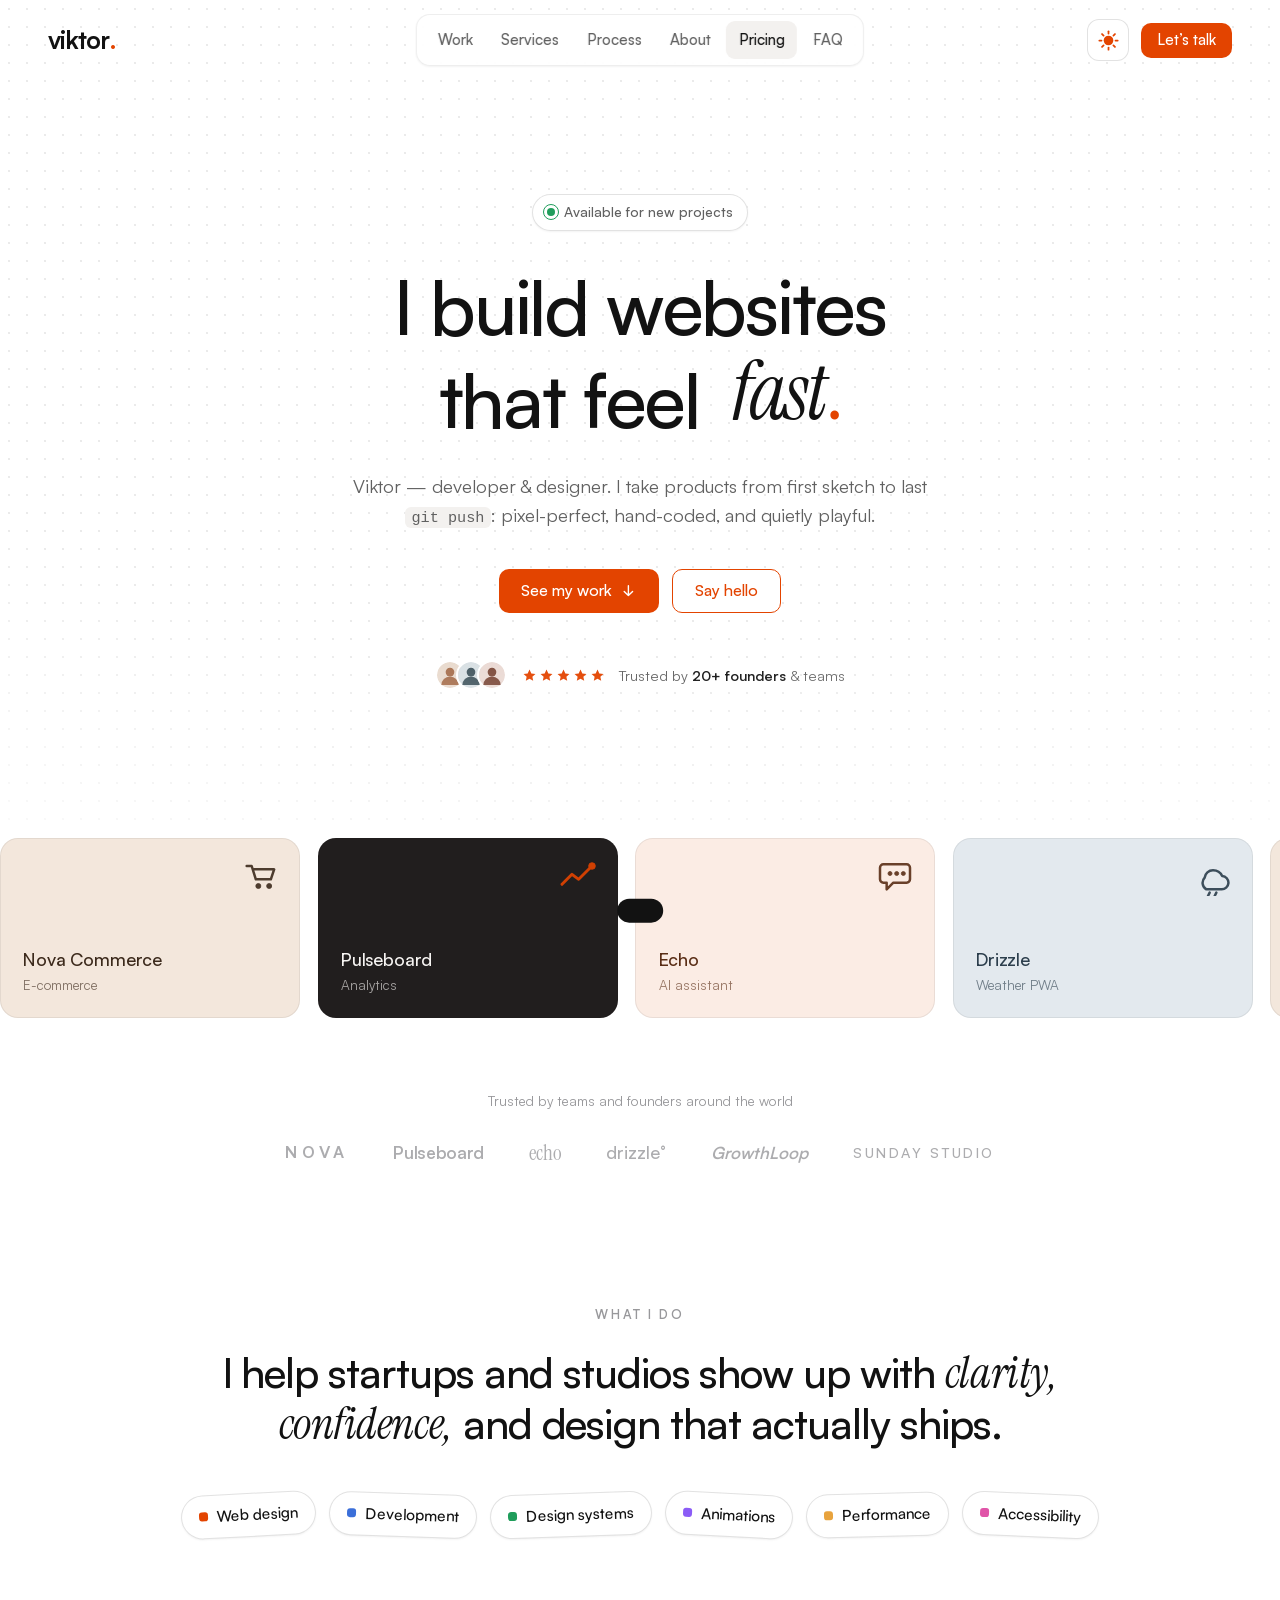
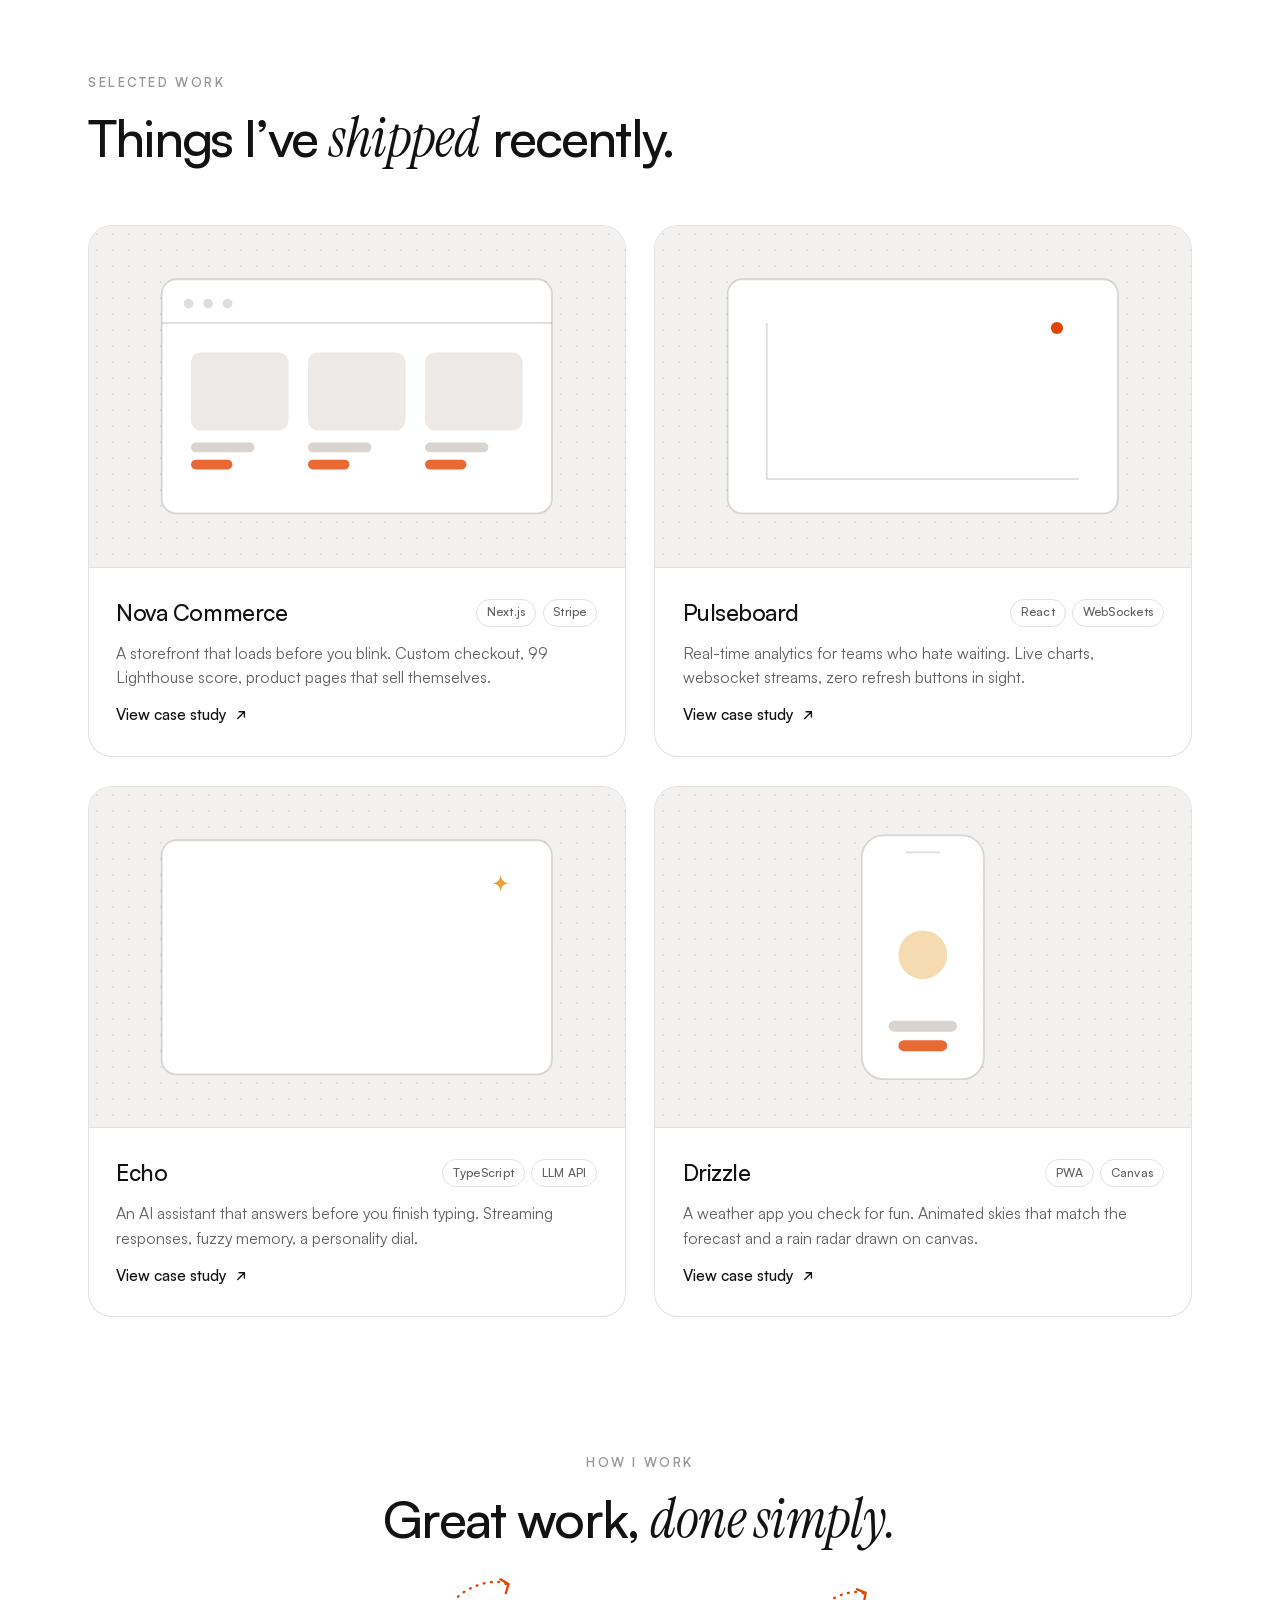
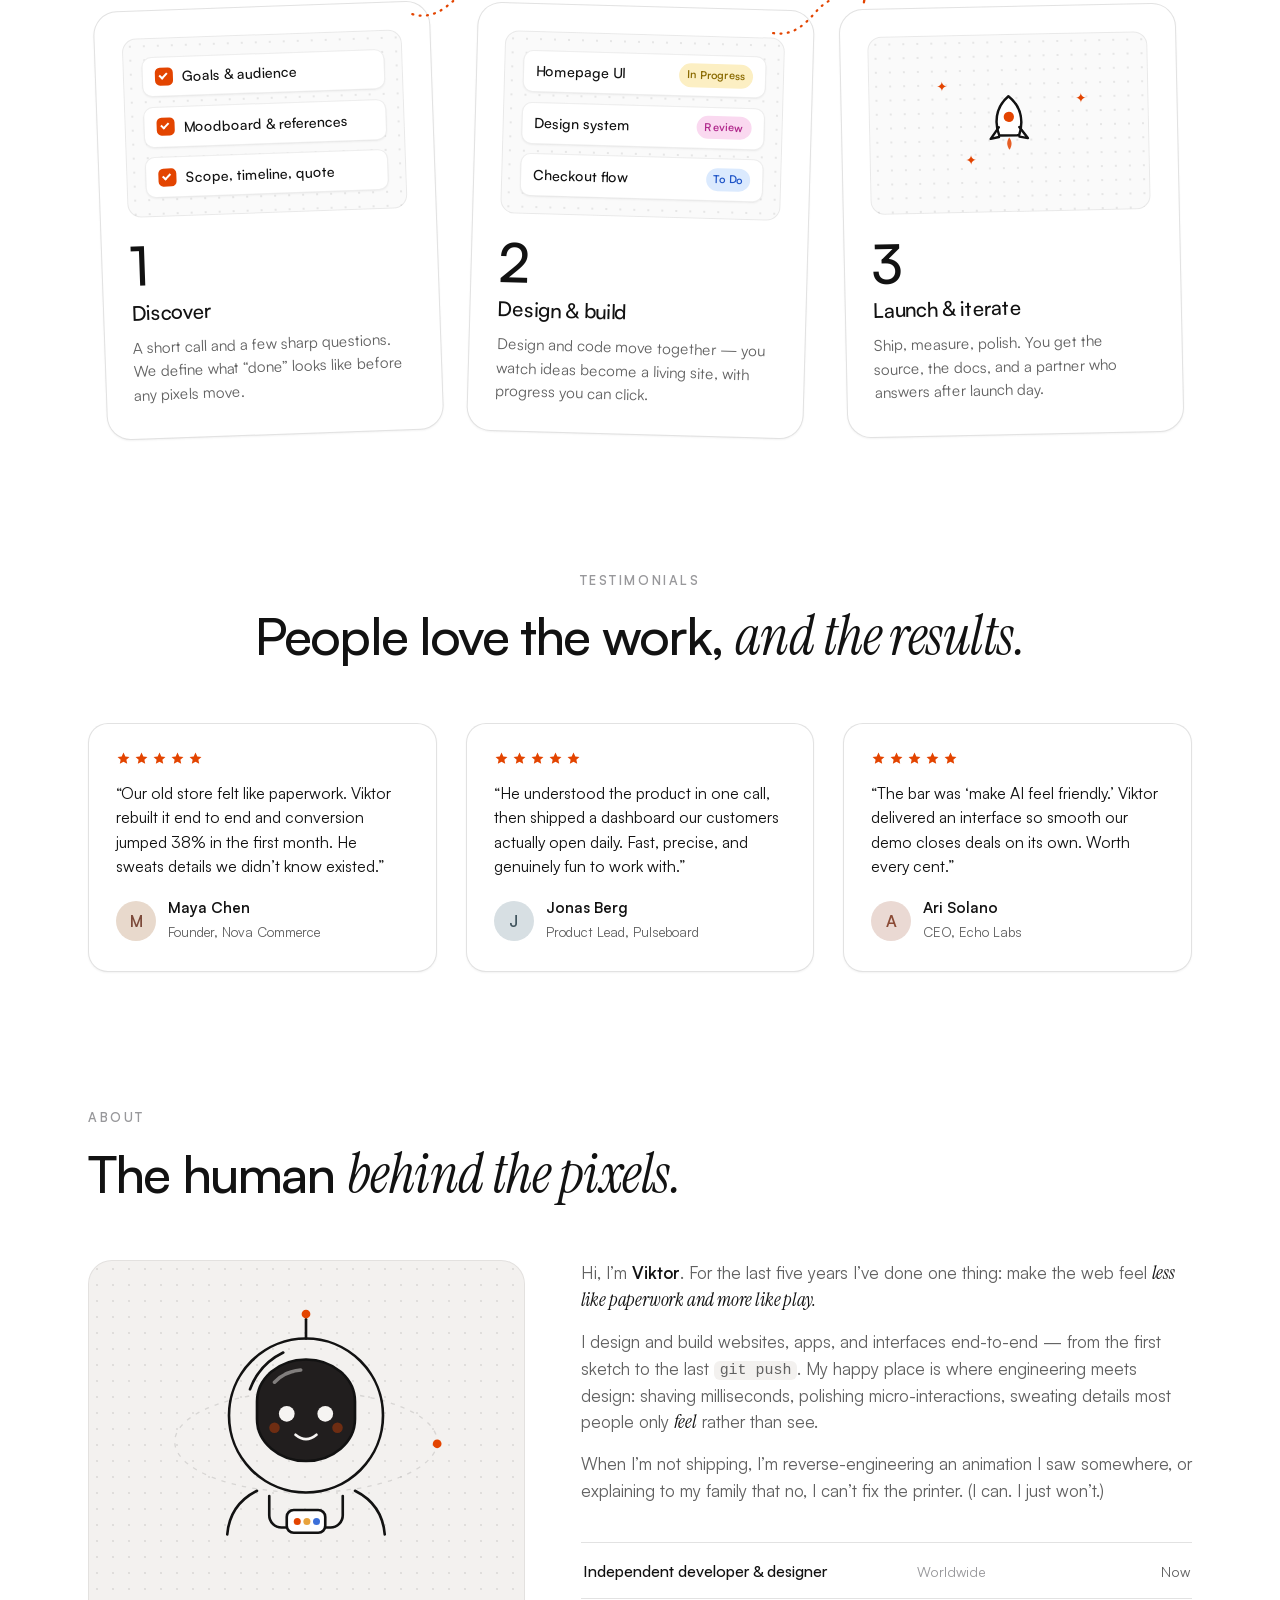
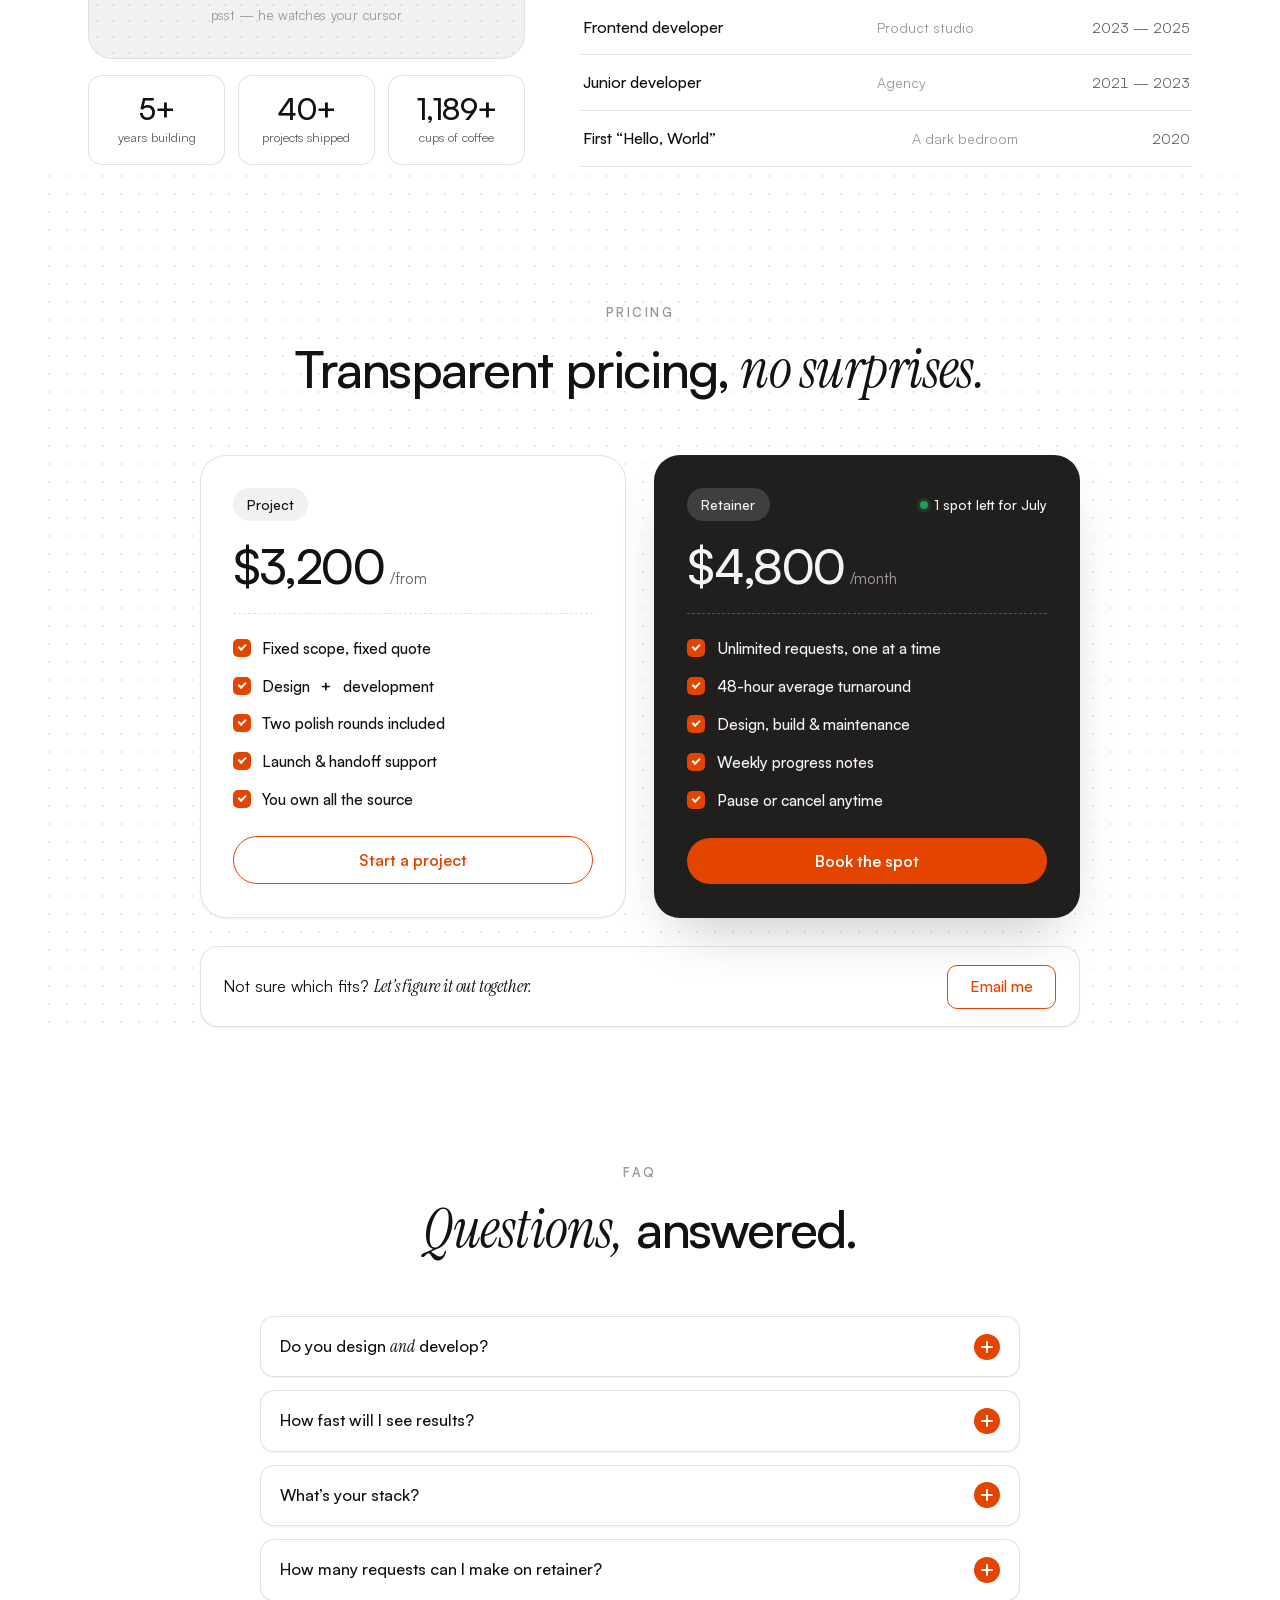
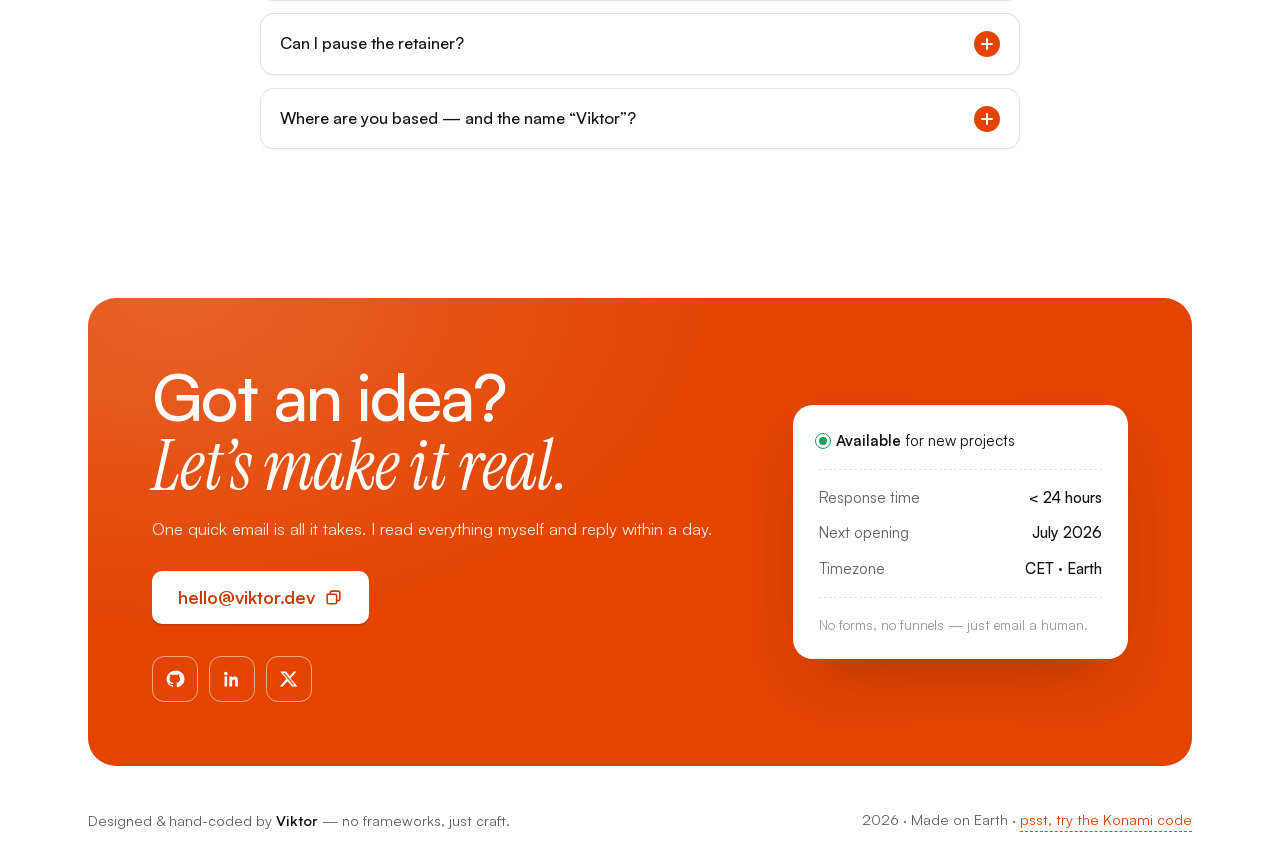
<file: index.html>
<!DOCTYPE html>
<html lang="en" data-theme="light">
<head>
  <meta charset="UTF-8" />
  <meta name="viewport" content="width=device-width, initial-scale=1.0" />
  <title>Viktor · Developer &amp; Designer</title>
  <meta name="description" content="Viktor is a developer & designer crafting fast, hand-built websites and products. Design that ships — no templates, no frameworks, just craft." />
  <meta name="color-scheme" content="light dark" />
  <meta name="theme-color" content="#ffffff" media="(prefers-color-scheme: light)" />
  <meta name="theme-color" content="#161313" media="(prefers-color-scheme: dark)" />

  <!-- Open Graph -->
  <meta property="og:type" content="website" />
  <meta property="og:title" content="Viktor · Developer & Designer" />
  <meta property="og:description" content="Websites that feel alive. Designed and hand-coded end to end — fast, playful, and built to convert." />
  <meta name="twitter:card" content="summary" />
  <meta name="twitter:title" content="Viktor · Developer & Designer" />
  <meta name="twitter:description" content="Websites that feel alive. Designed and hand-coded end to end." />

  <link rel="icon" href="data:image/svg+xml,%3Csvg xmlns='http://www.w3.org/2000/svg' viewBox='0 0 24 24'%3E%3Crect width='24' height='24' rx='6' fill='%23E34400'/%3E%3Cpath d='M6.2 7h3l2.8 7.4L14.8 7h3l-4.4 10.6h-2.8L6.2 7Z' fill='%23fff'/%3E%3C/svg%3E" />

  <!-- Theme + JS flags, before paint to avoid flashes -->
  <script>
    (function () {
      var d = document.documentElement;
      d.classList.add('js');
      try {
        var saved = localStorage.getItem('viktor-theme');
        if (saved === 'day') saved = 'light';
        if (saved === 'night') saved = 'dark';
        var theme = saved || (window.matchMedia('(prefers-color-scheme: dark)').matches ? 'dark' : 'light');
        d.setAttribute('data-theme', theme);
      } catch (e) {}
    })();
  </script>

  <link rel="preload" href="fonts/satoshi.woff2" as="font" type="font/woff2" crossorigin />
  <link rel="preload" href="fonts/instrument-serif-italic.woff2" as="font" type="font/woff2" crossorigin />
  <link rel="stylesheet" href="styles.css" />

  <!-- Structured data -->
  <script type="application/ld+json">
  {
    "@context": "https://schema.org",
    "@type": "Person",
    "name": "Viktor",
    "jobTitle": "Developer & Designer",
    "email": "hello@viktor.dev",
    "description": "Developer & designer crafting fast, hand-built websites and digital products.",
    "knowsAbout": ["JavaScript", "TypeScript", "React", "Node.js", "Web Design", "Accessibility", "Performance"]
  }
  </script>
</head>
<body>
  <a class="skip-link" href="#work">Skip to content</a>

  <!-- Starfield canvas: visible in dark mode, and during warp in any mode -->
  <canvas id="sky" aria-hidden="true"></canvas>

  <!-- ✦ Navigation -->
  <header class="nav" id="nav">
    <div class="nav__inner">
      <a class="nav__logo" href="#top" aria-label="Viktor — back to top">viktor<span class="nav__logo-dot">.</span></a>

      <nav class="nav__bar" id="navLinks" aria-label="Main navigation">
        <a href="#work" class="nav__link" data-section="work">Work</a>
        <a href="#services" class="nav__link" data-section="services">Services</a>
        <a href="#process" class="nav__link" data-section="process">Process</a>
        <a href="#about" class="nav__link" data-section="about">About</a>
        <a href="#pricing" class="nav__link" data-section="pricing">Pricing</a>
        <a href="#faq" class="nav__link" data-section="faq">FAQ</a>
      </nav>

      <div class="nav__actions">
        <button class="theme-toggle" id="themeToggle" aria-label="Switch to dark mode" title="Toggle light / dark">
          <svg viewBox="0 0 24 24" aria-hidden="true">
            <mask id="moon-mask">
              <rect x="0" y="0" width="24" height="24" fill="white"/>
              <circle class="toggle__bite" cx="30" cy="6" r="7" fill="black"/>
            </mask>
            <circle class="toggle__core" cx="12" cy="12" r="5.5" mask="url(#moon-mask)"/>
            <g class="toggle__rays" stroke-linecap="round">
              <line x1="12" y1="1.5"  x2="12" y2="4"/>
              <line x1="12" y1="20"   x2="12" y2="22.5"/>
              <line x1="1.5" y1="12"  x2="4"  y2="12"/>
              <line x1="20"  y1="12"  x2="22.5" y2="12"/>
              <line x1="4.6" y1="4.6" x2="6.4" y2="6.4"/>
              <line x1="17.6" y1="17.6" x2="19.4" y2="19.4"/>
              <line x1="4.6" y1="19.4" x2="6.4" y2="17.6"/>
              <line x1="17.6" y1="6.4" x2="19.4" y2="4.6"/>
            </g>
          </svg>
        </button>

        <a href="#contact" class="btn btn--primary btn--nav" data-magnetic>Let’s talk</a>

        <button class="nav__burger" id="navBurger" aria-label="Open menu" aria-expanded="false" aria-controls="mobileMenu">
          <span></span><span></span>
        </button>
      </div>
    </div>
  </header>

  <!-- Mobile menu overlay -->
  <div class="menu" id="mobileMenu" aria-hidden="true">
    <nav class="menu__links" aria-label="Mobile navigation">
      <a href="#work" class="menu__link" style="--i:0">Work</a>
      <a href="#services" class="menu__link" style="--i:1">Services</a>
      <a href="#process" class="menu__link" style="--i:2">Process</a>
      <a href="#about" class="menu__link" style="--i:3">About</a>
      <a href="#pricing" class="menu__link" style="--i:4">Pricing</a>
      <a href="#faq" class="menu__link" style="--i:5">FAQ</a>
      <a href="#contact" class="menu__link menu__link--accent" style="--i:6">Let’s talk</a>
    </nav>
    <p class="menu__foot" style="--i:7">hello@viktor.dev · responds within 24h</p>
  </div>

  <main id="top">

    <!-- ════════════════════ HERO ════════════════════ -->
    <section class="hero" id="home">
      <div class="hero__inner">
        <p class="hero__badge" data-reveal>
          <span class="status-dot" aria-hidden="true"></span>
          Available for new projects
        </p>

        <h1 class="hero__title">
          <span class="hero__line"><span class="hero__words" data-split>I build websites</span></span>
          <span class="hero__line"><span class="hero__words" data-split>that feel</span>
            <span class="rotator" role="text" aria-label="alive.">
              <span class="rotator__word is-active" aria-hidden="true">alive<span class="rotator__dot">.</span></span>
              <span class="rotator__word" aria-hidden="true">fast<span class="rotator__dot">.</span></span>
              <span class="rotator__word" aria-hidden="true">human<span class="rotator__dot">.</span></span>
              <span class="rotator__word" aria-hidden="true">fun<span class="rotator__dot">.</span></span>
            </span>
          </span>
        </h1>

        <p class="hero__sub" data-reveal data-reveal-delay="450">
          Viktor — developer &amp; designer. I take products from first sketch to
          last <code>git push</code>: pixel-perfect, hand-coded, and quietly playful.
        </p>

        <div class="hero__cta" data-reveal data-reveal-delay="600">
          <a href="#work" class="btn btn--primary" data-magnetic>
            <span>See my work</span>
            <svg viewBox="0 0 24 24" aria-hidden="true"><path d="M12 4v14m0 0 6-6m-6 6-6-6" fill="none" stroke="currentColor" stroke-width="2" stroke-linecap="round" stroke-linejoin="round"/></svg>
          </a>
          <a href="#contact" class="btn btn--outline" data-magnetic>
            <span>Say hello</span>
          </a>
        </div>

        <div class="hero__trust" data-reveal data-reveal-delay="750">
          <span class="hero__avatars" aria-hidden="true">
            <svg viewBox="0 0 36 36"><circle cx="18" cy="18" r="18" fill="#E8D9CC"/><circle cx="18" cy="14" r="6" fill="#A56D4B"/><path d="M6 32a12 12 0 0 1 24 0" fill="#A56D4B"/></svg>
            <svg viewBox="0 0 36 36"><circle cx="18" cy="18" r="18" fill="#D7DFE3"/><circle cx="18" cy="14" r="6" fill="#41555E"/><path d="M6 32a12 12 0 0 1 24 0" fill="#41555E"/></svg>
            <svg viewBox="0 0 36 36"><circle cx="18" cy="18" r="18" fill="#EAD9D3"/><circle cx="18" cy="14" r="6" fill="#7C4A3A"/><path d="M6 32a12 12 0 0 1 24 0" fill="#7C4A3A"/></svg>
          </span>
          <span class="hero__stars" aria-label="Rated five stars by clients">
            <svg viewBox="0 0 24 24" aria-hidden="true"><path d="M12 2.5 14.9 8.6l6.6.8-4.9 4.5 1.3 6.5L12 17.2 6.1 20.4l1.3-6.5L2.5 9.4l6.6-.8Z"/></svg>
            <svg viewBox="0 0 24 24" aria-hidden="true"><path d="M12 2.5 14.9 8.6l6.6.8-4.9 4.5 1.3 6.5L12 17.2 6.1 20.4l1.3-6.5L2.5 9.4l6.6-.8Z"/></svg>
            <svg viewBox="0 0 24 24" aria-hidden="true"><path d="M12 2.5 14.9 8.6l6.6.8-4.9 4.5 1.3 6.5L12 17.2 6.1 20.4l1.3-6.5L2.5 9.4l6.6-.8Z"/></svg>
            <svg viewBox="0 0 24 24" aria-hidden="true"><path d="M12 2.5 14.9 8.6l6.6.8-4.9 4.5 1.3 6.5L12 17.2 6.1 20.4l1.3-6.5L2.5 9.4l6.6-.8Z"/></svg>
            <svg viewBox="0 0 24 24" aria-hidden="true"><path d="M12 2.5 14.9 8.6l6.6.8-4.9 4.5 1.3 6.5L12 17.2 6.1 20.4l1.3-6.5L2.5 9.4l6.6-.8Z"/></svg>
          </span>
          <span class="hero__trust-text">Trusted by <strong>20+ founders</strong> &amp; teams</span>
        </div>
      </div>
    </section>

    <!-- ════════════════════ WORK MARQUEE ════════════════════ -->
    <div class="strip" aria-hidden="true">
      <div class="strip__track">
        <div class="strip__group">
          <a href="#work" class="strip__card strip__card--nova" tabindex="-1">
            <svg viewBox="0 0 48 48"><path d="M8 12h6l5 16h18l4-12H17" fill="none" stroke-width="3" stroke-linecap="round" stroke-linejoin="round"/><circle cx="22" cy="36" r="3"/><circle cx="35" cy="36" r="3"/></svg>
            <span>Nova Commerce</span><em>E-commerce</em>
          </a>
          <a href="#work" class="strip__card strip__card--pulse" tabindex="-1">
            <svg viewBox="0 0 48 48"><path d="M6 34 18 22l8 6L42 12" fill="none" stroke-width="3.5" stroke-linecap="round" stroke-linejoin="round"/><circle cx="42" cy="12" r="4"/></svg>
            <span>Pulseboard</span><em>Analytics</em>
          </a>
          <a href="#work" class="strip__card strip__card--echo" tabindex="-1">
            <svg viewBox="0 0 48 48"><path d="M10 10h28a4 4 0 0 1 4 4v14a4 4 0 0 1-4 4H22l-8 8v-8h-4a4 4 0 0 1-4-4V14a4 4 0 0 1 4-4Z" fill="none" stroke-width="3" stroke-linejoin="round"/><circle cx="18" cy="21" r="2.4"/><circle cx="26" cy="21" r="2.4"/><circle cx="34" cy="21" r="2.4"/></svg>
            <span>Echo</span><em>AI assistant</em>
          </a>
          <a href="#work" class="strip__card strip__card--drizzle" tabindex="-1">
            <svg viewBox="0 0 48 48"><path d="M14 26a10 10 0 0 1 10-9 12 12 0 0 1 11 7 8 8 0 0 1-1 16H16a9 9 0 0 1-2-14Z" fill="none" stroke-width="3" stroke-linejoin="round"/><line x1="20" y1="44" x2="18" y2="48" stroke-width="3" stroke-linecap="round"/><line x1="28" y1="44" x2="26" y2="48" stroke-width="3" stroke-linecap="round"/></svg>
            <span>Drizzle</span><em>Weather PWA</em>
          </a>
        </div>
        <div class="strip__group">
          <a href="#work" class="strip__card strip__card--nova" tabindex="-1">
            <svg viewBox="0 0 48 48"><path d="M8 12h6l5 16h18l4-12H17" fill="none" stroke-width="3" stroke-linecap="round" stroke-linejoin="round"/><circle cx="22" cy="36" r="3"/><circle cx="35" cy="36" r="3"/></svg>
            <span>Nova Commerce</span><em>E-commerce</em>
          </a>
          <a href="#work" class="strip__card strip__card--pulse" tabindex="-1">
            <svg viewBox="0 0 48 48"><path d="M6 34 18 22l8 6L42 12" fill="none" stroke-width="3.5" stroke-linecap="round" stroke-linejoin="round"/><circle cx="42" cy="12" r="4"/></svg>
            <span>Pulseboard</span><em>Analytics</em>
          </a>
          <a href="#work" class="strip__card strip__card--echo" tabindex="-1">
            <svg viewBox="0 0 48 48"><path d="M10 10h28a4 4 0 0 1 4 4v14a4 4 0 0 1-4 4H22l-8 8v-8h-4a4 4 0 0 1-4-4V14a4 4 0 0 1 4-4Z" fill="none" stroke-width="3" stroke-linejoin="round"/><circle cx="18" cy="21" r="2.4"/><circle cx="26" cy="21" r="2.4"/><circle cx="34" cy="21" r="2.4"/></svg>
            <span>Echo</span><em>AI assistant</em>
          </a>
          <a href="#work" class="strip__card strip__card--drizzle" tabindex="-1">
            <svg viewBox="0 0 48 48"><path d="M14 26a10 10 0 0 1 10-9 12 12 0 0 1 11 7 8 8 0 0 1-1 16H16a9 9 0 0 1-2-14Z" fill="none" stroke-width="3" stroke-linejoin="round"/><line x1="20" y1="44" x2="18" y2="48" stroke-width="3" stroke-linecap="round"/><line x1="28" y1="44" x2="26" y2="48" stroke-width="3" stroke-linecap="round"/></svg>
            <span>Drizzle</span><em>Weather PWA</em>
          </a>
        </div>
      </div>
    </div>

    <!-- Trusted-by wordmarks -->
    <section class="logos" aria-label="Trusted by">
      <p class="logos__label" data-reveal>Trusted by teams and founders around the world</p>
      <ul class="logos__row" data-reveal>
        <li class="logos__mark logos__mark--1">NOVA</li>
        <li class="logos__mark logos__mark--2">Pulseboard</li>
        <li class="logos__mark logos__mark--3">echo</li>
        <li class="logos__mark logos__mark--4">drizzle°</li>
        <li class="logos__mark logos__mark--5">GrowthLoop</li>
        <li class="logos__mark logos__mark--6">SUNDAY&nbsp;STUDIO</li>
      </ul>
    </section>

    <!-- ════════════════════ SERVICES INTRO ════════════════════ -->
    <section class="section intro" id="services">
      <p class="eyebrow" data-reveal>What I do</p>
      <h2 class="intro__statement" data-reveal>
        I help startups and studios show up with
        <em>clarity,</em> <em>confidence,</em> and design that
        <span class="intro__strong">actually ships.</span>
      </h2>

      <ul class="tags" data-reveal>
        <li class="tag" style="--tilt:-3deg"><i class="tag__dot tag__dot--orange"></i>Web design</li>
        <li class="tag" style="--tilt:2deg"><i class="tag__dot tag__dot--blue"></i>Development</li>
        <li class="tag" style="--tilt:-2deg"><i class="tag__dot tag__dot--green"></i>Design systems</li>
        <li class="tag" style="--tilt:3deg"><i class="tag__dot tag__dot--purple"></i>Animations</li>
        <li class="tag" style="--tilt:-1.5deg"><i class="tag__dot tag__dot--yellow"></i>Performance</li>
        <li class="tag" style="--tilt:2.5deg"><i class="tag__dot tag__dot--pink"></i>Accessibility</li>
      </ul>
    </section>

    <!-- ════════════════════ WORK ════════════════════ -->
    <section class="section" id="work">
      <header class="section__head" data-reveal>
        <p class="eyebrow">Selected work</p>
        <h2 class="section__title">Things I’ve <em>shipped</em> recently.</h2>
      </header>

      <div class="projects">

        <!-- ── Project 1 ── -->
        <article class="project" data-reveal data-tilt>
          <div class="project__visual" aria-hidden="true">
            <svg class="art art--nova" viewBox="0 0 400 240">
              <rect class="art__window" x="40" y="24" width="320" height="192" rx="12"/>
              <circle class="art__dot" cx="62" cy="44" r="4"/>
              <circle class="art__dot" cx="78" cy="44" r="4"/>
              <circle class="art__dot" cx="94" cy="44" r="4"/>
              <line class="art__line" x1="40" y1="60" x2="360" y2="60"/>
              <g class="nova__item nova__item--1">
                <rect x="64" y="84" width="80" height="64" rx="8" class="art__block"/>
                <rect x="64" y="158" width="52" height="8" rx="4" class="art__bar"/>
                <rect x="64" y="172" width="34" height="8" rx="4" class="art__bar art__bar--accent"/>
              </g>
              <g class="nova__item nova__item--2">
                <rect x="160" y="84" width="80" height="64" rx="8" class="art__block"/>
                <rect x="160" y="158" width="52" height="8" rx="4" class="art__bar"/>
                <rect x="160" y="172" width="34" height="8" rx="4" class="art__bar art__bar--accent"/>
              </g>
              <g class="nova__item nova__item--3">
                <rect x="256" y="84" width="80" height="64" rx="8" class="art__block"/>
                <rect x="256" y="158" width="52" height="8" rx="4" class="art__bar"/>
                <rect x="256" y="172" width="34" height="8" rx="4" class="art__bar art__bar--accent"/>
              </g>
              <g class="nova__cart">
                <path d="M0 6h6l5 16h18l4-12H13" fill="none" stroke-width="2.5" stroke-linecap="round" stroke-linejoin="round"/>
                <circle cx="14" cy="28" r="2.6"/>
                <circle cx="27" cy="28" r="2.6"/>
              </g>
            </svg>
          </div>
          <div class="project__body">
            <div class="project__row">
              <h3 class="project__name">Nova Commerce</h3>
              <ul class="project__tags"><li>Next.js</li><li>Stripe</li></ul>
            </div>
            <p class="project__desc">A storefront that loads before you blink. Custom checkout, 99 Lighthouse score, product pages that sell themselves.</p>
            <a href="#contact" class="project__link">View case study
              <svg viewBox="0 0 24 24" aria-hidden="true"><path d="M7 17 17 7m0 0H9m8 0v8" fill="none" stroke="currentColor" stroke-width="2" stroke-linecap="round" stroke-linejoin="round"/></svg>
            </a>
          </div>
        </article>

        <!-- ── Project 2 ── -->
        <article class="project" data-reveal data-tilt>
          <div class="project__visual" aria-hidden="true">
            <svg class="art art--pulse" viewBox="0 0 400 240">
              <rect class="art__window" x="40" y="24" width="320" height="192" rx="12"/>
              <line class="art__line" x1="72" y1="188" x2="328" y2="188"/>
              <line class="art__line" x1="72" y1="60" x2="72" y2="188"/>
              <rect class="pulse__bar pulse__bar--1" x="100" y="128" width="26" height="60" rx="5"/>
              <rect class="pulse__bar pulse__bar--2" x="150" y="96"  width="26" height="92" rx="5"/>
              <rect class="pulse__bar pulse__bar--3" x="200" y="142" width="26" height="46" rx="5"/>
              <rect class="pulse__bar pulse__bar--4" x="250" y="76"  width="26" height="112" rx="5"/>
              <path class="pulse__line" d="M84 150 L124 120 L168 134 L216 92 L262 108 L310 64" fill="none" stroke-width="3" stroke-linecap="round" stroke-linejoin="round"/>
              <circle class="pulse__ping" cx="310" cy="64" r="5"/>
            </svg>
          </div>
          <div class="project__body">
            <div class="project__row">
              <h3 class="project__name">Pulseboard</h3>
              <ul class="project__tags"><li>React</li><li>WebSockets</li></ul>
            </div>
            <p class="project__desc">Real-time analytics for teams who hate waiting. Live charts, websocket streams, zero refresh buttons in sight.</p>
            <a href="#contact" class="project__link">View case study
              <svg viewBox="0 0 24 24" aria-hidden="true"><path d="M7 17 17 7m0 0H9m8 0v8" fill="none" stroke="currentColor" stroke-width="2" stroke-linecap="round" stroke-linejoin="round"/></svg>
            </a>
          </div>
        </article>

        <!-- ── Project 3 ── -->
        <article class="project" data-reveal data-tilt>
          <div class="project__visual" aria-hidden="true">
            <svg class="art art--echo" viewBox="0 0 400 240">
              <rect class="art__window" x="40" y="24" width="320" height="192" rx="12"/>
              <g class="echo__bubble echo__bubble--in">
                <rect x="68" y="64" width="150" height="40" rx="14" class="art__block"/>
                <rect x="84" y="80" width="70" height="8" rx="4" class="art__bar"/>
              </g>
              <g class="echo__bubble echo__bubble--out">
                <rect x="182" y="120" width="150" height="40" rx="14" class="art__block art__block--accent"/>
                <rect x="198" y="136" width="86" height="8" rx="4" class="art__bar art__bar--onaccent"/>
              </g>
              <g class="echo__typing">
                <rect x="68" y="176" width="74" height="30" rx="12" class="art__block"/>
                <circle class="echo__dotty echo__dotty--1" cx="92"  cy="191" r="4"/>
                <circle class="echo__dotty echo__dotty--2" cx="106" cy="191" r="4"/>
                <circle class="echo__dotty echo__dotty--3" cx="120" cy="191" r="4"/>
              </g>
              <path class="echo__spark" d="M318 52c.6 4.8 2.4 6.6 7.2 7.2-4.8.6-6.6 2.4-7.2 7.2-.6-4.8-2.4-6.6-7.2-7.2 4.8-.6 6.6-2.4 7.2-7.2Z"/>
            </svg>
          </div>
          <div class="project__body">
            <div class="project__row">
              <h3 class="project__name">Echo</h3>
              <ul class="project__tags"><li>TypeScript</li><li>LLM API</li></ul>
            </div>
            <p class="project__desc">An AI assistant that answers before you finish typing. Streaming responses, fuzzy memory, a personality dial.</p>
            <a href="#contact" class="project__link">View case study
              <svg viewBox="0 0 24 24" aria-hidden="true"><path d="M7 17 17 7m0 0H9m8 0v8" fill="none" stroke="currentColor" stroke-width="2" stroke-linecap="round" stroke-linejoin="round"/></svg>
            </a>
          </div>
        </article>

        <!-- ── Project 4 ── -->
        <article class="project" data-reveal data-tilt>
          <div class="project__visual" aria-hidden="true">
            <svg class="art art--drizzle" viewBox="0 0 400 240">
              <rect class="art__window" x="150" y="20" width="100" height="200" rx="18"/>
              <line class="art__line" x1="186" y1="34" x2="214" y2="34"/>
              <g class="drizzle__sun"><circle cx="200" cy="92" r="20"/></g>
              <g class="drizzle__cloud">
                <path d="M176 110a14 14 0 0 1 14-13 17 17 0 0 1 32 5 12 12 0 0 1-2 24h-32a13 13 0 0 1-12-16Z"/>
              </g>
              <g class="drizzle__rain">
                <line class="drop drop--1" x1="182" y1="142" x2="178" y2="154"/>
                <line class="drop drop--2" x1="200" y1="142" x2="196" y2="154"/>
                <line class="drop drop--3" x1="218" y1="142" x2="214" y2="154"/>
              </g>
              <rect x="172" y="172" width="56" height="9" rx="4.5" class="art__bar"/>
              <rect x="180" y="188" width="40" height="9" rx="4.5" class="art__bar art__bar--accent"/>
            </svg>
          </div>
          <div class="project__body">
            <div class="project__row">
              <h3 class="project__name">Drizzle</h3>
              <ul class="project__tags"><li>PWA</li><li>Canvas</li></ul>
            </div>
            <p class="project__desc">A weather app you check for fun. Animated skies that match the forecast and a rain radar drawn on canvas.</p>
            <a href="#contact" class="project__link">View case study
              <svg viewBox="0 0 24 24" aria-hidden="true"><path d="M7 17 17 7m0 0H9m8 0v8" fill="none" stroke="currentColor" stroke-width="2" stroke-linecap="round" stroke-linejoin="round"/></svg>
            </a>
          </div>
        </article>

      </div>
    </section>

    <!-- ════════════════════ PROCESS ════════════════════ -->
    <section class="section" id="process">
      <header class="section__head section__head--center" data-reveal>
        <p class="eyebrow">How I work</p>
        <h2 class="section__title">Great work, <em>done simply.</em></h2>
      </header>

      <div class="process">
        <svg class="process__squiggle process__squiggle--1" viewBox="0 0 120 60" aria-hidden="true">
          <path d="M8 46 C 36 54, 52 30, 64 22 S 100 6, 112 14" fill="none" stroke-width="2.5" stroke-linecap="round" stroke-dasharray="1 7"/>
          <path d="M104 8l9 5-3 10" fill="none" stroke-width="2.5" stroke-linecap="round" stroke-linejoin="round"/>
        </svg>
        <svg class="process__squiggle process__squiggle--2" viewBox="0 0 120 60" aria-hidden="true">
          <path d="M8 14 C 36 6, 52 30, 64 38 S 100 54, 112 46" fill="none" stroke-width="2.5" stroke-linecap="round" stroke-dasharray="1 7"/>
          <path d="M104 52l9-5-3-10" fill="none" stroke-width="2.5" stroke-linecap="round" stroke-linejoin="round"/>
        </svg>

        <article class="step" style="--rot:-2deg" data-reveal>
          <div class="step__panel" aria-hidden="true">
            <div class="step__check"><span class="check"></span>Goals &amp; audience</div>
            <div class="step__check"><span class="check"></span>Moodboard &amp; references</div>
            <div class="step__check"><span class="check"></span>Scope, timeline, quote</div>
          </div>
          <span class="step__num">1</span>
          <h3 class="step__name">Discover</h3>
          <p class="step__desc">A short call and a few sharp questions. We define what “done” looks like before any pixels move.</p>
        </article>

        <article class="step" style="--rot:1.6deg" data-reveal data-reveal-delay="120">
          <div class="step__panel" aria-hidden="true">
            <div class="step__task">Homepage UI <span class="chiplet chiplet--yellow">In Progress</span></div>
            <div class="step__task">Design system <span class="chiplet chiplet--magenta">Review</span></div>
            <div class="step__task">Checkout flow <span class="chiplet chiplet--blue">To Do</span></div>
          </div>
          <span class="step__num">2</span>
          <h3 class="step__name">Design &amp; build</h3>
          <p class="step__desc">Design and code move together — you watch ideas become a living site, with progress you can click.</p>
        </article>

        <article class="step" style="--rot:-1.2deg" data-reveal data-reveal-delay="240">
          <div class="step__panel step__panel--launch" aria-hidden="true">
            <svg class="step__rocket" viewBox="0 0 64 64">
              <path class="step__rocket-body" d="M32 6c8 6.5 12 15.5 12 25 0 4.8-.8 9-2.4 13H22.4A36 36 0 0 1 20 31c0-9.5 4-18.5 12-25Z"/>
              <circle class="step__rocket-window" cx="32" cy="26" r="5"/>
              <path class="step__rocket-fin" d="M22 36l-8 11 8-1.6M42 36l8 11-8-1.6"/>
              <path class="step__rocket-flame" d="M32 46c2.8 3.8 2.8 7.6 0 12-2.8-4.4-2.8-8.2 0-12Z"/>
            </svg>
            <span class="step__spark step__spark--1">✦</span>
            <span class="step__spark step__spark--2">✦</span>
            <span class="step__spark step__spark--3">✦</span>
          </div>
          <span class="step__num">3</span>
          <h3 class="step__name">Launch &amp; iterate</h3>
          <p class="step__desc">Ship, measure, polish. You get the source, the docs, and a partner who answers after launch day.</p>
        </article>
      </div>
    </section>

    <!-- ════════════════════ TESTIMONIALS ════════════════════ -->
    <section class="section" id="testimonials">
      <header class="section__head section__head--center" data-reveal>
        <p class="eyebrow">Testimonials</p>
        <h2 class="section__title">People love the work, <em>and the results.</em></h2>
      </header>

      <div class="quotes">
        <figure class="quote" data-reveal>
          <span class="quote__stars" aria-label="Five stars">
            <svg viewBox="0 0 24 24"><path d="M12 2.5 14.9 8.6l6.6.8-4.9 4.5 1.3 6.5L12 17.2 6.1 20.4l1.3-6.5L2.5 9.4l6.6-.8Z"/></svg>
            <svg viewBox="0 0 24 24"><path d="M12 2.5 14.9 8.6l6.6.8-4.9 4.5 1.3 6.5L12 17.2 6.1 20.4l1.3-6.5L2.5 9.4l6.6-.8Z"/></svg>
            <svg viewBox="0 0 24 24"><path d="M12 2.5 14.9 8.6l6.6.8-4.9 4.5 1.3 6.5L12 17.2 6.1 20.4l1.3-6.5L2.5 9.4l6.6-.8Z"/></svg>
            <svg viewBox="0 0 24 24"><path d="M12 2.5 14.9 8.6l6.6.8-4.9 4.5 1.3 6.5L12 17.2 6.1 20.4l1.3-6.5L2.5 9.4l6.6-.8Z"/></svg>
            <svg viewBox="0 0 24 24"><path d="M12 2.5 14.9 8.6l6.6.8-4.9 4.5 1.3 6.5L12 17.2 6.1 20.4l1.3-6.5L2.5 9.4l6.6-.8Z"/></svg>
          </span>
          <blockquote>“Our old store felt like paperwork. Viktor rebuilt it end to end and conversion jumped 38% in the first month. He sweats details we didn’t know existed.”</blockquote>
          <figcaption>
            <span class="quote__avatar" style="--av:#E8D9CC; --avt:#7C4A3A">M</span>
            <span><strong>Maya Chen</strong><em>Founder, Nova Commerce</em></span>
          </figcaption>
        </figure>

        <figure class="quote" data-reveal data-reveal-delay="120">
          <span class="quote__stars" aria-label="Five stars">
            <svg viewBox="0 0 24 24"><path d="M12 2.5 14.9 8.6l6.6.8-4.9 4.5 1.3 6.5L12 17.2 6.1 20.4l1.3-6.5L2.5 9.4l6.6-.8Z"/></svg>
            <svg viewBox="0 0 24 24"><path d="M12 2.5 14.9 8.6l6.6.8-4.9 4.5 1.3 6.5L12 17.2 6.1 20.4l1.3-6.5L2.5 9.4l6.6-.8Z"/></svg>
            <svg viewBox="0 0 24 24"><path d="M12 2.5 14.9 8.6l6.6.8-4.9 4.5 1.3 6.5L12 17.2 6.1 20.4l1.3-6.5L2.5 9.4l6.6-.8Z"/></svg>
            <svg viewBox="0 0 24 24"><path d="M12 2.5 14.9 8.6l6.6.8-4.9 4.5 1.3 6.5L12 17.2 6.1 20.4l1.3-6.5L2.5 9.4l6.6-.8Z"/></svg>
            <svg viewBox="0 0 24 24"><path d="M12 2.5 14.9 8.6l6.6.8-4.9 4.5 1.3 6.5L12 17.2 6.1 20.4l1.3-6.5L2.5 9.4l6.6-.8Z"/></svg>
          </span>
          <blockquote>“He understood the product in one call, then shipped a dashboard our customers actually open daily. Fast, precise, and genuinely fun to work with.”</blockquote>
          <figcaption>
            <span class="quote__avatar" style="--av:#D7DFE3; --avt:#41555E">J</span>
            <span><strong>Jonas Berg</strong><em>Product Lead, Pulseboard</em></span>
          </figcaption>
        </figure>

        <figure class="quote" data-reveal data-reveal-delay="240">
          <span class="quote__stars" aria-label="Five stars">
            <svg viewBox="0 0 24 24"><path d="M12 2.5 14.9 8.6l6.6.8-4.9 4.5 1.3 6.5L12 17.2 6.1 20.4l1.3-6.5L2.5 9.4l6.6-.8Z"/></svg>
            <svg viewBox="0 0 24 24"><path d="M12 2.5 14.9 8.6l6.6.8-4.9 4.5 1.3 6.5L12 17.2 6.1 20.4l1.3-6.5L2.5 9.4l6.6-.8Z"/></svg>
            <svg viewBox="0 0 24 24"><path d="M12 2.5 14.9 8.6l6.6.8-4.9 4.5 1.3 6.5L12 17.2 6.1 20.4l1.3-6.5L2.5 9.4l6.6-.8Z"/></svg>
            <svg viewBox="0 0 24 24"><path d="M12 2.5 14.9 8.6l6.6.8-4.9 4.5 1.3 6.5L12 17.2 6.1 20.4l1.3-6.5L2.5 9.4l6.6-.8Z"/></svg>
            <svg viewBox="0 0 24 24"><path d="M12 2.5 14.9 8.6l6.6.8-4.9 4.5 1.3 6.5L12 17.2 6.1 20.4l1.3-6.5L2.5 9.4l6.6-.8Z"/></svg>
          </span>
          <blockquote>“The bar was ‘make AI feel friendly.’ Viktor delivered an interface so smooth our demo closes deals on its own. Worth every cent.”</blockquote>
          <figcaption>
            <span class="quote__avatar" style="--av:#EAD9D3; --avt:#8A4A35">A</span>
            <span><strong>Ari Solano</strong><em>CEO, Echo Labs</em></span>
          </figcaption>
        </figure>
      </div>
    </section>

    <!-- ════════════════════ ABOUT ════════════════════ -->
    <section class="section" id="about">
      <header class="section__head" data-reveal>
        <p class="eyebrow">About</p>
        <h2 class="section__title">The human <em>behind the pixels.</em></h2>
      </header>

      <div class="about">
        <div class="about__figure" data-reveal>
          <div class="about__card">
            <!-- ✦ Astronaut: draws itself in, eyes follow your cursor -->
            <svg class="astro" id="astro" viewBox="0 0 320 340" role="img" aria-label="Friendly astronaut illustration whose eyes follow your cursor">
              <g class="astro__float">
                <ellipse class="astro__orbit" cx="160" cy="170" rx="150" ry="58" />
                <g class="astro__moonlet-track"><circle class="astro__moonlet" cx="310" cy="170" r="5"/></g>
                <line class="astro__stroke" x1="160" y1="52" x2="160" y2="30"/>
                <circle class="astro__beacon" cx="160" cy="24" r="5"/>
                <circle class="astro__stroke astro__helmet" cx="160" cy="140" r="88"/>
                <path class="astro__stroke astro__shine" d="M96 110a76 76 0 0 1 38 -42"/>
                <path class="astro__visor" d="M104 124a56 48 0 0 1 112 0v20a56 48 0 0 1-112 0Z"/>
                <path class="astro__stroke astro__visor-glint" d="M124 102a44 36 0 0 1 30-14"/>
                <g class="astro__eyes">
                  <circle class="astro__eye" cx="138" cy="138" r="9"/>
                  <circle class="astro__eye" cx="182" cy="138" r="9"/>
                </g>
                <path class="astro__smile" d="M148 162q12 10 24 0"/>
                <circle class="astro__blush" cx="124" cy="154" r="6"/>
                <circle class="astro__blush" cx="196" cy="154" r="6"/>
                <path class="astro__stroke" d="M104 226c-20 10-32 26-34 50M216 226c20 10 32 26 34 50"/>
                <path class="astro__stroke astro__chest" d="M118 232v22a14 14 0 0 0 14 14h56a14 14 0 0 0 14-14v-22"/>
                <rect class="astro__stroke astro__panel" x="138" y="248" width="44" height="26" rx="8"/>
                <circle class="astro__btn astro__btn--1" cx="150" cy="261" r="4"/>
                <circle class="astro__btn astro__btn--2" cx="161" cy="261" r="4"/>
                <circle class="astro__btn astro__btn--3" cx="172" cy="261" r="4"/>
              </g>
            </svg>
            <p class="about__hint" aria-hidden="true">psst — he watches your cursor</p>
          </div>

          <dl class="stats">
            <div class="stat">
              <dt class="stat__num"><span data-count-to="5">0</span>+</dt>
              <dd class="stat__label">years building</dd>
            </div>
            <div class="stat">
              <dt class="stat__num"><span data-count-to="40">0</span>+</dt>
              <dd class="stat__label">projects shipped</dd>
            </div>
            <div class="stat">
              <dt class="stat__num"><span data-count-to="1200">0</span>+</dt>
              <dd class="stat__label">cups of coffee</dd>
            </div>
          </dl>
        </div>

        <div class="about__text">
          <p data-reveal>Hi, I’m <strong>Viktor</strong>. For the last five years I’ve done one thing:
            make the web feel <em class="serif-accent">less like paperwork and more like play.</em></p>
          <p data-reveal>I design and build websites, apps, and interfaces end-to-end — from the first
            sketch to the last <code>git push</code>. My happy place is where engineering meets design:
            shaving milliseconds, polishing micro-interactions, sweating details most people only
            <em class="serif-accent">feel</em> rather than see.</p>
          <p data-reveal>When I’m not shipping, I’m reverse-engineering an animation I saw somewhere,
            or explaining to my family that no, I can’t fix the printer. <span class="nowrap">(I can. I just won’t.)</span></p>

          <ul class="career" data-reveal>
            <li class="career__row">
              <span class="career__role">Independent developer &amp; designer</span>
              <span class="career__org">Worldwide</span>
              <span class="career__years">Now</span>
            </li>
            <li class="career__row">
              <span class="career__role">Frontend developer</span>
              <span class="career__org">Product studio</span>
              <span class="career__years">2023 — 2025</span>
            </li>
            <li class="career__row">
              <span class="career__role">Junior developer</span>
              <span class="career__org">Agency</span>
              <span class="career__years">2021 — 2023</span>
            </li>
            <li class="career__row">
              <span class="career__role">First “Hello, World”</span>
              <span class="career__org">A dark bedroom</span>
              <span class="career__years">2020</span>
            </li>
          </ul>
        </div>
      </div>
    </section>

    <!-- ════════════════════ PRICING ════════════════════ -->
    <section class="section section--dotted" id="pricing">
      <header class="section__head section__head--center" data-reveal>
        <p class="eyebrow">Pricing</p>
        <h2 class="section__title">Transparent pricing, <em>no surprises.</em></h2>
      </header>

      <div class="plans">
        <article class="plan" data-reveal>
          <span class="plan__chip">Project</span>
          <p class="plan__price"><strong>$3,200</strong><span>/from</span></p>
          <ul class="plan__list">
            <li><span class="check"></span>Fixed scope, fixed quote</li>
            <li><span class="check"></span>Design <strong>+</strong> development</li>
            <li><span class="check"></span>Two polish rounds included</li>
            <li><span class="check"></span>Launch &amp; handoff support</li>
            <li><span class="check"></span>You own all the source</li>
          </ul>
          <a href="#contact" class="btn btn--pill-outline" data-magnetic>Start a project</a>
        </article>

        <article class="plan plan--featured" data-reveal data-reveal-delay="140">
          <div class="plan__top">
            <span class="plan__chip plan__chip--dark">Retainer</span>
            <span class="plan__spots"><i></i>1 spot left for July</span>
          </div>
          <p class="plan__price"><strong>$4,800</strong><span>/month</span></p>
          <ul class="plan__list">
            <li><span class="check"></span>Unlimited requests, one at a time</li>
            <li><span class="check"></span>48-hour average turnaround</li>
            <li><span class="check"></span>Design, build &amp; maintenance</li>
            <li><span class="check"></span>Weekly progress notes</li>
            <li><span class="check"></span>Pause or cancel anytime</li>
          </ul>
          <a href="#contact" class="btn btn--pill-solid" data-magnetic>Book the spot</a>
        </article>
      </div>

      <div class="plans__email" data-reveal>
        <p>Not sure which fits? <span class="serif-accent">Let’s figure it out together.</span></p>
        <button class="btn btn--outline" data-copy-email data-email="hello@viktor.dev">Email me</button>
      </div>
    </section>

    <!-- ════════════════════ FAQ ════════════════════ -->
    <section class="section section--narrow" id="faq">
      <header class="section__head section__head--center" data-reveal>
        <p class="eyebrow">FAQ</p>
        <h2 class="section__title"><em>Questions,</em> answered.</h2>
      </header>

      <div class="faq" data-reveal>
        <details class="faq__item">
          <summary>
            <span>Do you design <i>and</i> develop?</span>
            <span class="faq__icon" aria-hidden="true"></span>
          </summary>
          <p>Yes — that’s the whole point. One person from first sketch to deployed site means nothing gets lost in translation, and the design is never something the code “tries” to match. It just is.</p>
        </details>
        <details class="faq__item">
          <summary>
            <span>How fast will I see results?</span>
            <span class="faq__icon" aria-hidden="true"></span>
          </summary>
          <p>First designs usually land within a week of kickoff. A typical marketing site ships in 3–5 weeks; bigger products in phases. On retainer, requests average a 48-hour turnaround.</p>
        </details>
        <details class="faq__item">
          <summary>
            <span>What’s your stack?</span>
            <span class="faq__icon" aria-hidden="true"></span>
          </summary>
          <p>TypeScript, React/Next.js and Node.js where they earn their keep — and zero-dependency, hand-written HTML/CSS/JS where they don’t. This site is the latter: view source, it’s all there.</p>
        </details>
        <details class="faq__item">
          <summary>
            <span>How many requests can I make on retainer?</span>
            <span class="faq__icon" aria-hidden="true"></span>
          </summary>
          <p>Queue up as many as you like; I work through them one at a time with full focus. Most clients ship 6–10 meaningful pieces a month this way.</p>
        </details>
        <details class="faq__item">
          <summary>
            <span>Can I pause the retainer?</span>
            <span class="faq__icon" aria-hidden="true"></span>
          </summary>
          <p>Anytime. Billing cycles pause with you and unused days roll over. No lock-in, no awkward email required — one click in your dashboard.</p>
        </details>
        <details class="faq__item">
          <summary>
            <span>Where are you based — and the name “Viktor”?</span>
            <span class="faq__icon" aria-hidden="true"></span>
          </summary>
          <p>Earth, CET timezone, fully remote. And yes — just Viktor. Like Madonna, but with more semicolons.</p>
        </details>
      </div>
    </section>

    <!-- ════════════════════ BIG CTA ════════════════════ -->
    <section class="section section--cta" id="contact">
      <div class="cta" data-reveal>
        <div class="cta__body">
          <h2 class="cta__title">Got an idea?<br><em>Let’s make it real.</em></h2>
          <p class="cta__sub">One quick email is all it takes. I read everything myself and reply within a day.</p>
          <div class="cta__actions">
            <button class="btn btn--white" id="copyEmail" data-copy-email data-email="hello@viktor.dev" data-magnetic>
              <span class="btn__label">hello@viktor.dev</span>
              <svg viewBox="0 0 24 24" aria-hidden="true"><path d="M8 8V6a2 2 0 0 1 2-2h8a2 2 0 0 1 2 2v8a2 2 0 0 1-2 2h-2M4 8h10a2 2 0 0 1 2 2v8a2 2 0 0 1-2 2H6a2 2 0 0 1-2-2V8z" fill="none" stroke="currentColor" stroke-width="2" stroke-linecap="round" stroke-linejoin="round"/></svg>
              <span class="visually-hidden">Copy email address</span>
            </button>
          </div>
          <ul class="cta__socials">
            <li><a href="https://github.com/" target="_blank" rel="noopener noreferrer" aria-label="GitHub" data-magnetic>
              <svg viewBox="0 0 24 24" aria-hidden="true"><path d="M12 2a10 10 0 0 0-3.2 19.5c.5.1.7-.2.7-.5v-1.7c-2.8.6-3.4-1.2-3.4-1.2-.4-1.1-1.1-1.4-1.1-1.4-.9-.6.1-.6.1-.6 1 .1 1.5 1 1.5 1 .9 1.5 2.3 1.1 2.9.8.1-.6.3-1.1.6-1.3-2.2-.3-4.6-1.1-4.6-5a3.9 3.9 0 0 1 1-2.7 3.6 3.6 0 0 1 .1-2.7s.8-.3 2.7 1a9.4 9.4 0 0 1 5 0c1.9-1.3 2.7-1 2.7-1 .5 1.4.2 2.4.1 2.7a3.9 3.9 0 0 1 1 2.7c0 3.9-2.4 4.7-4.6 5 .4.3.7.9.7 1.9v2.8c0 .3.2.6.7.5A10 10 0 0 0 12 2Z"/></svg>
            </a></li>
            <li><a href="https://www.linkedin.com/" target="_blank" rel="noopener noreferrer" aria-label="LinkedIn" data-magnetic>
              <svg viewBox="0 0 24 24" aria-hidden="true"><path d="M4.5 3.5A2 2 0 1 1 4.4 7.4a2 2 0 0 1 .1-4ZM3 9h3.1v12H3Zm5.8 0H12v1.6h.1a3.4 3.4 0 0 1 3-1.7c3.3 0 3.9 2.2 3.9 5V21h-3.1v-5.4c0-1.3 0-2.9-1.8-2.9s-2 1.4-2 2.8V21H8.8Z"/></svg>
            </a></li>
            <li><a href="https://x.com/" target="_blank" rel="noopener noreferrer" aria-label="X / Twitter" data-magnetic>
              <svg viewBox="0 0 24 24" aria-hidden="true"><path d="M17.7 3H21l-7.3 8.3L22.2 21h-6.7l-5.2-6.2L4.3 21H1l7.8-8.9L1.5 3h6.9l4.7 5.7Zm-1.2 16h1.9L6.9 4.9H4.9Z"/></svg>
            </a></li>
          </ul>
        </div>

        <aside class="cta__card" aria-label="Availability">
          <p class="cta__card-row cta__card-row--status"><span class="status-dot" aria-hidden="true"></span><span><strong>Available</strong> for new projects</span></p>
          <hr>
          <p class="cta__card-row"><span class="cta__card-k">Response time</span><span class="cta__card-v">&lt; 24 hours</span></p>
          <p class="cta__card-row"><span class="cta__card-k">Next opening</span><span class="cta__card-v">July 2026</span></p>
          <p class="cta__card-row"><span class="cta__card-k">Timezone</span><span class="cta__card-v">CET · Earth</span></p>
          <hr>
          <p class="cta__card-note">No forms, no funnels — just email a human.</p>
        </aside>
      </div>
    </section>
  </main>

  <!-- ════════════════════ FOOTER ════════════════════ -->
  <footer class="footer">
    <p>Designed &amp; hand-coded by <strong>Viktor</strong> — no frameworks, just craft.</p>
    <p class="footer__meta"><span id="year">2026</span> · Made on Earth ·
      <button class="footer__konami" id="konamiHint" title="↑ ↑ ↓ ↓ ← → ← → B A">psst, try the Konami code</button>
    </p>
  </footer>

  <!-- Back to top rocket -->
  <button class="rocket" id="rocket" aria-label="Back to top">
    <svg viewBox="0 0 24 24" aria-hidden="true">
      <path class="rocket__body" d="M12 2c3 2.5 4.5 6 4.5 9.5 0 1.8-.3 3.4-.9 4.9h-7.2c-.6-1.5-.9-3.1-.9-4.9C7.5 8 9 4.5 12 2Z"/>
      <circle class="rocket__porthole" cx="12" cy="9.5" r="1.8"/>
      <path class="rocket__fin" d="M8.4 13.5 5.5 17.5l3-.6M15.6 13.5l2.9 4-3-.6"/>
      <path class="rocket__flame" d="M12 17.5c1 1.4 1 2.8 0 4.5-1-1.7-1-3.1 0-4.5Z"/>
    </svg>
  </button>

  <!-- Toast -->
  <div class="toast" id="toast" role="status" aria-live="polite"></div>

  <!-- Custom cursor (desktop only) -->
  <div class="cursor" aria-hidden="true"><div class="cursor__dot" id="cursorDot"></div><div class="cursor__ring" id="cursorRing"></div></div>

  <script src="script.js" defer></script>
</body>
</html>
</file>
<file: styles.css>
/* ═══════════════════════════════════════════════════════════════
   VIKTOR · portfolio v2
   Hand-written CSS, zero dependencies. Visual language: warm
   editorial minimalism — ink on white, burnt-orange accent,
   Satoshi + Instrument Serif, hairline borders, dot-grid textures.
   Mobile-first; desktop layered on top.
   ═══════════════════════════════════════════════════════════════ */

/* ── 0. Fonts (self-hosted) ───────────────────────────────────── */
@font-face {
  font-family: "Satoshi";
  font-style: normal;
  font-weight: 300 900;
  font-display: swap;
  src: url("fonts/satoshi.woff2") format("woff2");
}
@font-face {
  font-family: "Instrument Serif";
  font-style: normal;
  font-weight: 400;
  font-display: swap;
  src: url("fonts/instrument-serif.woff2") format("woff2");
}
@font-face {
  font-family: "Instrument Serif";
  font-style: italic;
  font-weight: 400;
  font-display: swap;
  src: url("fonts/instrument-serif-italic.woff2") format("woff2");
}

/* ── 1. Design tokens ─────────────────────────────────────────── */
:root {
  /* light (default) */
  --bg: #ffffff;
  --bg-soft: #fafafa;
  --bg-wash: #f3f1ef;
  --ink: #121212;
  --ink-2: #616161;
  --ink-3: #98989b;
  --accent: #e34400;
  --accent-hover: #c43b00;
  --accent-soft: rgba(227, 68, 0, 0.07);
  --dark: #211e1e;
  --on-dark: #f6f4f2;
  --line: rgba(18, 18, 18, 0.12);
  --line-soft: rgba(18, 18, 18, 0.07);
  --dot: rgba(18, 18, 18, 0.085);
  --green: #1f9d5b;
  --gold: #e8a33d;
  --blue: #3b6fd9;

  --chip-blue-bg: #dbeafe;    --chip-blue-tx: #1e54c7;
  --chip-yellow-bg: #fcefc3;  --chip-yellow-tx: #8a6a00;
  --chip-magenta-bg: #fad9f0; --chip-magenta-tx: #b0298c;

  --art-window: #ffffff;
  --art-line: rgba(18, 18, 18, 0.14);
  --art-block: #ece9e6;
  --art-bar: #d9d4cf;

  --shadow-sm: 0 1px 2px rgba(18, 18, 18, 0.05);
  --shadow-md: 0 14px 34px -18px rgba(18, 18, 18, 0.22);
  --shadow-lg: 0 28px 60px -24px rgba(18, 18, 18, 0.28);

  --font: "Satoshi", ui-sans-serif, system-ui, -apple-system, "Segoe UI", Roboto, Helvetica, Arial, sans-serif;
  --serif: "Instrument Serif", Georgia, "Times New Roman", serif;

  --fs-h1: clamp(2.85rem, 8.2vw, 4.75rem);
  --fs-h2: clamp(2.05rem, 4.8vw, 3.25rem);
  --fs-body: 1.0625rem;

  --container: 1200px;
  --gutter: clamp(1.25rem, 4.5vw, 3rem);
  --r-card: 24px;
  --r-md: 14px;
  --r-btn: 10px;
  --nav-h: 80px;

  --ease-out: cubic-bezier(0.22, 0.9, 0.3, 1);
  --ease-spring: cubic-bezier(0.34, 1.56, 0.64, 1);
  --sky-opacity: 0;
}

[data-theme="dark"] {
  --bg: #161313;
  --bg-soft: #1d1a19;
  --bg-wash: #221e1d;
  --ink: #f4f1ed;
  --ink-2: #aaa49e;
  --ink-3: #6e6864;
  --accent: #f04e11;
  --accent-hover: #ff5c1e;
  --accent-soft: rgba(240, 78, 17, 0.10);
  --dark: #0e0c0b;
  --on-dark: #f6f4f2;
  --line: rgba(244, 241, 237, 0.14);
  --line-soft: rgba(244, 241, 237, 0.08);
  --dot: rgba(244, 241, 237, 0.08);

  --chip-blue-bg: #1d2c4f;    --chip-blue-tx: #9db9f5;
  --chip-yellow-bg: #3c3110;  --chip-yellow-tx: #ecd27c;
  --chip-magenta-bg: #43152f; --chip-magenta-tx: #f2a3d8;

  --art-window: #1d1a19;
  --art-line: rgba(244, 241, 237, 0.16);
  --art-block: #2b2624;
  --art-bar: #3a3431;

  --shadow-sm: 0 1px 2px rgba(0, 0, 0, 0.4);
  --shadow-md: 0 14px 34px -18px rgba(0, 0, 0, 0.6);
  --shadow-lg: 0 28px 60px -24px rgba(0, 0, 0, 0.65);

  --sky-opacity: 1;
}

/* ── 2. Base ──────────────────────────────────────────────────── */
*, *::before, *::after { box-sizing: border-box; margin: 0; padding: 0; }

html { scroll-behavior: smooth; }

body {
  font-family: var(--font);
  font-size: var(--fs-body);
  line-height: 1.55;
  color: var(--ink);
  background: var(--bg);
  -webkit-font-smoothing: antialiased;
  text-rendering: optimizeLegibility;
  overflow-x: hidden;
  min-height: 100svh;
}

body.menu-open { overflow: hidden; }

::selection { background: var(--accent); color: #fff; }

:focus-visible { outline: 2px solid var(--accent); outline-offset: 3px; border-radius: 4px; }

@media (pointer: fine) {
  ::-webkit-scrollbar { width: 10px; }
  ::-webkit-scrollbar-track { background: var(--bg); }
  ::-webkit-scrollbar-thumb { background: var(--line); border-radius: 99px; border: 2px solid var(--bg); }
  ::-webkit-scrollbar-thumb:hover { background: var(--accent); }
}

a { color: inherit; text-decoration: none; }
button { font: inherit; color: inherit; background: none; border: none; cursor: pointer; }
ul, ol { list-style: none; }
svg { display: block; }
hr { border: none; border-top: 1px dashed var(--line); }
code {
  font-family: ui-monospace, "SF Mono", "Cascadia Code", Menlo, Consolas, monospace;
  font-size: 0.88em;
  background: var(--bg-wash);
  padding: 0.1em 0.4em;
  border-radius: 6px;
}
strong { font-weight: 600; color: var(--ink); }

.serif-accent, .section__title em, .intro__statement em, .cta__title em, .faq__item summary i {
  font-family: var(--serif);
  font-style: italic;
  font-weight: 400;
  font-size: 1.05em;
  line-height: 0.9;
  letter-spacing: -0.01em;
}

.nowrap { white-space: nowrap; }

.visually-hidden {
  position: absolute; width: 1px; height: 1px;
  clip-path: inset(50%); overflow: hidden; white-space: nowrap;
}

.skip-link {
  position: fixed; top: 10px; left: 10px; z-index: 200;
  padding: 0.6em 1.2em; border-radius: 99px;
  background: var(--accent); color: #fff; font-weight: 600;
  transform: translateY(-300%); transition: transform 0.25s;
}
.skip-link:focus-visible { transform: none; }

/* Theme-switch crossfade (fallback when View Transitions unsupported) */
html.theme-anim body,
html.theme-anim .nav__bar,
html.theme-anim .project,
html.theme-anim .step,
html.theme-anim .quote,
html.theme-anim .plan,
html.theme-anim .btn,
html.theme-anim .menu {
  transition: background-color 0.55s ease, color 0.55s ease, border-color 0.55s ease;
}
::view-transition-old(root), ::view-transition-new(root) { animation: none; mix-blend-mode: normal; }

/* ── 3. Starfield canvas (dark mode + warp egg) ───────────────── */
#sky {
  position: fixed; inset: 0; z-index: -1;
  width: 100%; height: 100%;
  opacity: var(--sky-opacity);
  transition: opacity 0.6s ease;
  pointer-events: none;
}
html.warping #sky { opacity: 1; }

/* ── 4. Dot-grid texture helper ───────────────────────────────── */
.section--dotted, .hero {
  background-image: radial-gradient(var(--dot) 1px, transparent 1.5px);
  background-size: 18px 18px;
}
.hero {
  -webkit-mask-image: radial-gradient(120% 90% at 50% 30%, #000 55%, transparent 100%);
  mask-image: radial-gradient(120% 90% at 50% 30%, #000 55%, transparent 100%);
}

/* ── 5. Navigation ────────────────────────────────────────────── */
.nav {
  position: fixed; top: 0; left: 0; right: 0; z-index: 60;
  height: var(--nav-h);
  transition: transform 0.4s var(--ease-out), background-color 0.3s, box-shadow 0.3s;
}
.nav--scrolled {
  background: color-mix(in srgb, var(--bg) 82%, transparent);
  -webkit-backdrop-filter: blur(14px);
  backdrop-filter: blur(14px);
  box-shadow: 0 1px 0 var(--line-soft);
}
.nav--hidden { transform: translateY(-110%); }
.nav__inner {
  position: relative;
  max-width: 1380px; height: 100%;
  margin-inline: auto;
  padding-inline: var(--gutter);
  display: flex; align-items: center; justify-content: space-between;
}

.nav__logo {
  font-size: 1.55rem; font-weight: 700; letter-spacing: -0.04em; line-height: 1;
  color: var(--ink);
}
.nav__logo-dot { color: var(--accent); transition: transform 0.4s var(--ease-spring); display: inline-block; }
.nav__logo:hover .nav__logo-dot { transform: scale(1.5); }

.nav__bar {
  position: absolute; left: 50%; transform: translateX(-50%);
  display: none; align-items: center; gap: 0.15rem;
  padding: 0.35rem 0.5rem;
  background: color-mix(in srgb, var(--bg) 86%, transparent);
  -webkit-backdrop-filter: blur(14px);
  backdrop-filter: blur(14px);
  border: 1px solid var(--line-soft);
  border-radius: 14px;
  box-shadow: var(--shadow-sm);
}
.nav__link {
  font-size: 0.94rem; font-weight: 500;
  color: var(--ink-2);
  padding: 0.5em 0.85em; border-radius: 9px;
  transition: color 0.25s, background-color 0.25s;
}
.nav__link:hover { color: var(--ink); }
.nav__link.is-active { color: var(--ink); background: var(--bg-wash); }

.nav__actions { display: flex; align-items: center; gap: 0.7rem; }

/* theme toggle: sun ⇆ moon morph */
.theme-toggle {
  width: 42px; height: 42px; border-radius: 12px;
  display: grid; place-items: center;
  border: 1px solid var(--line);
  background: var(--bg);
  transition: border-color 0.25s, background-color 0.25s, transform 0.2s;
}
.theme-toggle:hover { border-color: var(--accent); transform: rotate(12deg); }
.theme-toggle svg { width: 21px; height: 21px; overflow: visible; }
.toggle__core { fill: var(--accent); transition: transform 0.5s var(--ease-spring), fill 0.4s; transform-origin: center; }
.toggle__rays { stroke: var(--accent); stroke-width: 2; transition: transform 0.5s var(--ease-out), opacity 0.4s; transform-origin: center; }
.toggle__bite { transition: transform 0.5s var(--ease-spring); }
[data-theme="dark"] .toggle__core { transform: scale(1.55); }
[data-theme="dark"] .toggle__rays { transform: scale(0.4) rotate(45deg); opacity: 0; }
[data-theme="dark"] .toggle__bite { transform: translate(-13px, 4px); }

/* burger */
.nav__burger {
  position: relative; width: 42px; height: 42px;
  border: 1px solid var(--line); border-radius: 12px;
  background: var(--bg);
}
.nav__burger span {
  position: absolute; left: 12px; right: 12px; height: 2px;
  background: var(--ink); border-radius: 2px;
  transition: transform 0.35s var(--ease-spring), top 0.35s;
}
.nav__burger span:nth-child(1) { top: 16px; }
.nav__burger span:nth-child(2) { top: 24px; }
.nav__burger[aria-expanded="true"] span:nth-child(1) { top: 20px; transform: rotate(45deg); }
.nav__burger[aria-expanded="true"] span:nth-child(2) { top: 20px; transform: rotate(-45deg); }

/* mobile menu */
.menu {
  position: fixed; inset: 0; z-index: 55;
  display: flex; flex-direction: column; justify-content: center;
  padding: var(--gutter);
  background: color-mix(in srgb, var(--bg) 92%, transparent);
  -webkit-backdrop-filter: blur(22px);
  backdrop-filter: blur(22px);
  opacity: 0; visibility: hidden;
  transition: opacity 0.35s ease, visibility 0s linear 0.35s;
}
.menu.is-open { opacity: 1; visibility: visible; transition-delay: 0s; }
.menu__links { display: flex; flex-direction: column; gap: 0.3rem; }
.menu__link {
  font-size: clamp(1.9rem, 8.5vw, 2.9rem); font-weight: 500; letter-spacing: -0.03em; line-height: 1.3;
  opacity: 0; transform: translateY(26px);
  transition: opacity 0.45s var(--ease-out), transform 0.45s var(--ease-out), color 0.2s;
}
.menu__link:hover { color: var(--accent); }
.menu__link--accent { color: var(--accent); font-family: var(--serif); font-style: italic; font-weight: 400; }
.menu.is-open .menu__link,
.menu.is-open .menu__foot { opacity: 1; transform: none; transition-delay: calc(0.055s * var(--i) + 0.08s); }
.menu__foot {
  margin-top: 2.6rem; color: var(--ink-2); font-size: 0.95rem;
  opacity: 0; transform: translateY(26px);
  transition: opacity 0.45s var(--ease-out), transform 0.45s var(--ease-out);
}

/* ── 6. Buttons ───────────────────────────────────────────────── */
.btn {
  position: relative; display: inline-flex; align-items: center; justify-content: center; gap: 0.5em;
  padding: 0.82em 1.4em; border-radius: var(--r-btn);
  font-weight: 500; font-size: 0.99rem; line-height: 1;
  transition: transform 0.2s var(--ease-out), box-shadow 0.3s, border-color 0.3s,
              background-color 0.3s, color 0.3s;
  will-change: transform;
}
.btn svg { width: 1.06em; height: 1.06em; }

.btn--primary { background: var(--accent); color: #fff; }
.btn--primary:hover { background: var(--accent-hover); box-shadow: 0 10px 26px -10px var(--accent); }
.btn--primary svg { transition: transform 0.3s var(--ease-spring); }
.btn--primary:hover svg { transform: translateY(2px); }

.btn--outline { border: 1px solid var(--accent); color: var(--accent); background: var(--bg); }
.btn--outline:hover { background: var(--accent-soft); }

.btn--white { background: #fff; color: #c43b00; font-weight: 600; box-shadow: 0 2px 0 rgba(0, 0, 0, 0.12); }
.btn--white:hover { transform: translateY(-2px); box-shadow: 0 10px 26px -8px rgba(0, 0, 0, 0.35); }

.btn--nav { padding: 0.68em 1.1em; font-size: 0.92rem; }

.btn--pill-solid, .btn--pill-outline {
  width: 100%; border-radius: 99px; padding: 0.95em 1.4em; font-weight: 600; font-size: 1rem;
}
.btn--pill-solid { background: var(--accent); color: #fff; }
.btn--pill-solid:hover { background: var(--accent-hover); box-shadow: 0 12px 30px -10px rgba(227, 68, 0, 0.55); }
.btn--pill-outline { border: 1px solid var(--accent); color: var(--accent); background: transparent; }
.btn--pill-outline:hover { background: var(--accent-soft); }

/* ── 7. Shared section bits ───────────────────────────────────── */
main { display: block; }
.section {
  max-width: var(--container);
  margin-inline: auto;
  padding: clamp(4.5rem, 11vw, 8.5rem) var(--gutter) 0;
  scroll-margin-top: calc(var(--nav-h) - 14px);
}
.section__head { margin-bottom: clamp(2.2rem, 6vw, 3.8rem); }
.section__head--center { text-align: center; }
.eyebrow {
  font-size: 0.8rem; font-weight: 600;
  letter-spacing: 0.2em; text-transform: uppercase;
  color: var(--ink-3);
  margin-bottom: 1.1rem;
}
.section__title {
  font-size: var(--fs-h2); font-weight: 500;
  line-height: 1.04; letter-spacing: -0.035em;
}

/* ── 8. Hero ──────────────────────────────────────────────────── */
.hero {
  position: relative;
  min-height: max(92svh, 560px);
  display: flex; align-items: center;
  padding: calc(var(--nav-h) + 2.5rem) var(--gutter) 4rem;
}
.hero__inner {
  max-width: 880px; margin-inline: auto;
  display: flex; flex-direction: column; align-items: center;
  text-align: center;
}

.hero__badge {
  display: inline-flex; align-items: center; gap: 0.55rem;
  font-size: 0.86rem; font-weight: 500;
  color: var(--ink-2);
  background: var(--bg);
  border: 1px solid var(--line);
  border-radius: 99px;
  padding: 0.5em 1.05em;
  box-shadow: var(--shadow-sm);
  margin-bottom: clamp(1.6rem, 4vh, 2.4rem);
}
.status-dot { position: relative; width: 8px; height: 8px; border-radius: 50%; background: var(--green); flex-shrink: 0; }
.status-dot::after {
  content: ""; position: absolute; inset: -4px; border-radius: 50%;
  border: 1px solid var(--green);
  animation: ping 2.2s ease-out infinite;
}
@keyframes ping { 0% { transform: scale(0.6); opacity: 1; } 80%, 100% { transform: scale(1.7); opacity: 0; } }

.hero__title { font-size: var(--fs-h1); font-weight: 500; line-height: 1.02; letter-spacing: -0.03em; }
.hero__line { display: block; overflow: hidden; padding-bottom: 0.1em; margin-bottom: -0.05em; }
.hero__words { display: inline-block; }
.hero__words .word { display: inline-block; white-space: nowrap; }
.hero__words .ch {
  display: inline-block;
  transform: translateY(115%) rotate(5deg);
  transform-origin: 0 100%;
  transition: transform 0.85s var(--ease-out);
  transition-delay: var(--d, 0ms);
}
.hero.is-in .hero__words .ch { transform: none; }
.hero__words .ch--space { width: 0.24em; }

/* rotating word — serif italic, the signature accent */
.rotator {
  position: relative; display: inline-block; vertical-align: bottom;
  height: 1.18em; min-width: 2ch;
  transition: width 0.45s var(--ease-out);
  white-space: nowrap;
  margin-left: 0.18em;
}
html.js .hero .rotator { opacity: 0; transition: opacity 0.7s ease 0.9s, width 0.45s var(--ease-out); }
html.js .hero.is-in .rotator { opacity: 1; }
.rotator__word {
  position: absolute; left: 0; top: 0; line-height: 1.1;
  font-family: var(--serif); font-style: italic; font-weight: 400; font-size: 1.06em;
  color: var(--ink);
  opacity: 0; transform: translateY(70%) rotate(4deg); transform-origin: 0 100%;
  transition: opacity 0.45s var(--ease-out), transform 0.55s var(--ease-out);
  will-change: transform;
}
.rotator__word.is-active { opacity: 1; transform: none; }
.rotator__word.is-leaving { opacity: 0; transform: translateY(-70%) rotate(-3deg); }
.rotator__dot { color: var(--accent); font-style: normal; }

.hero__sub {
  max-width: 36em; color: var(--ink-2);
  font-size: clamp(1.02rem, 2.6vw, 1.16rem);
  margin-top: clamp(1.3rem, 3.6vh, 1.9rem);
}
.hero__sub code { font-size: 0.82em; white-space: nowrap; }

.hero__cta { display: flex; flex-wrap: wrap; justify-content: center; gap: 0.8rem; margin-top: clamp(1.7rem, 4.6vh, 2.4rem); }

.hero__trust {
  display: flex; flex-wrap: wrap; align-items: center; justify-content: center;
  gap: 0.4rem 0.9rem;
  margin-top: clamp(2rem, 5.5vh, 3rem);
  font-size: 0.9rem; color: var(--ink-2);
}
.hero__avatars { display: inline-flex; }
.hero__avatars svg {
  width: 30px; height: 30px; border-radius: 50%;
  border: 2px solid var(--bg);
}
.hero__avatars svg + svg { margin-left: -9px; }
.hero__stars { display: inline-flex; gap: 2px; }
.hero__stars svg { width: 15px; height: 15px; fill: var(--accent); }
.hero__trust-text strong { font-weight: 600; }

/* ── 9. Work strip (marquee) ──────────────────────────────────── */
.strip { overflow: hidden; padding-block: 0.6rem 0; }
.strip__track { display: flex; width: max-content; animation: strip-scroll 38s linear infinite; }
.strip:hover .strip__track { animation-play-state: paused; }
.strip__group { display: flex; gap: 1.1rem; padding-right: 1.1rem; }
.strip__card {
  display: flex; flex-direction: column; justify-content: flex-end; gap: 0.1rem;
  width: clamp(230px, 26vw, 300px); height: clamp(140px, 16vw, 180px);
  border-radius: 18px;
  border: 1px solid var(--line-soft);
  padding: 1.3rem 1.4rem;
  position: relative; overflow: hidden;
  transition: transform 0.35s var(--ease-out), box-shadow 0.35s;
}
.strip__card:hover { transform: translateY(-5px); box-shadow: var(--shadow-md); }
.strip__card svg {
  position: absolute; top: 1.1rem; right: 1.2rem;
  width: 40px; height: 40px;
  stroke: currentColor; fill: currentColor; opacity: 0.9;
}
.strip__card svg [fill="none"] { fill: none; }
.strip__card span { font-size: 1.12rem; font-weight: 500; letter-spacing: -0.01em; }
.strip__card em { font-style: normal; font-size: 0.84rem; opacity: 0.62; }
.strip__card--nova    { background: #f3e7dc; color: #3c2a1c; }
.strip__card--pulse   { background: #211e1e; color: #f6f4f2; }
.strip__card--pulse svg { color: var(--accent); }
.strip__card--echo    { background: #fbece4; color: #5a2e16; }
.strip__card--drizzle { background: #e3e9ee; color: #2c3e4c; }
[data-theme="dark"] .strip__card--nova    { background: #2c241c; color: #e8d9cb; }
[data-theme="dark"] .strip__card--pulse   { background: #0e0c0b; color: #f6f4f2; border-color: var(--line); }
[data-theme="dark"] .strip__card--echo    { background: #2e1f17; color: #ecd5c5; }
[data-theme="dark"] .strip__card--drizzle { background: #1d2429; color: #ccd9e2; }
@keyframes strip-scroll { to { transform: translateX(-50%); } }

/* logos */
.logos { max-width: var(--container); margin-inline: auto; padding: clamp(3rem, 7vw, 4.5rem) var(--gutter) 0; text-align: center; }
.logos__label { font-size: 0.86rem; color: var(--ink-3); margin-bottom: 1.6rem; }
.logos__row {
  display: flex; flex-wrap: wrap; align-items: center; justify-content: center;
  gap: 1.3rem 2.8rem;
  color: var(--ink-3);
}
.logos__mark { opacity: 0.8; transition: opacity 0.25s, color 0.25s; cursor: default; }
.logos__mark:hover { opacity: 1; color: var(--ink-2); }
.logos__mark--1 { font-weight: 700; letter-spacing: 0.3em; font-size: 1.02rem; }
.logos__mark--2 { font-weight: 600; font-size: 1.1rem; letter-spacing: -0.02em; }
.logos__mark--3 { font-family: var(--serif); font-size: 1.3rem; }
.logos__mark--4 { font-weight: 500; font-size: 1.12rem; }
.logos__mark--5 { font-weight: 600; font-style: italic; font-size: 1.05rem; }
.logos__mark--6 { font-weight: 500; letter-spacing: 0.18em; font-size: 0.88rem; }

/* ── 10. Services intro ───────────────────────────────────────── */
.intro { text-align: center; }
.intro .eyebrow { margin-bottom: 1.4rem; }
.intro__statement {
  max-width: 21em; margin-inline: auto;
  font-size: clamp(1.65rem, 4vw, 2.6rem);
  font-weight: 500; line-height: 1.22; letter-spacing: -0.025em;
}
.intro__strong { white-space: nowrap; }

.tags {
  display: flex; flex-wrap: wrap; justify-content: center;
  gap: 0.7rem 0.8rem;
  margin-top: clamp(1.8rem, 4.5vw, 2.8rem);
}
.tag {
  display: inline-flex; align-items: center; gap: 0.55em;
  font-size: 0.95rem; font-weight: 500;
  background: var(--bg);
  border: 1px solid var(--line);
  border-radius: 99px;
  padding: 0.6em 1.15em;
  box-shadow: var(--shadow-sm);
  transform: rotate(var(--tilt, 0deg));
  transition: transform 0.3s var(--ease-spring), box-shadow 0.3s, border-color 0.3s;
  cursor: default;
}
.tag:hover { transform: rotate(0deg) translateY(-3px); box-shadow: var(--shadow-md); }
.tag__dot { width: 9px; height: 9px; border-radius: 3px; flex-shrink: 0; }
.tag__dot--orange { background: var(--accent); }
.tag__dot--blue   { background: #3b6fd9; }
.tag__dot--green  { background: #1f9d5b; }
.tag__dot--purple { background: #8b5cf6; }
.tag__dot--yellow { background: #e8a33d; }
.tag__dot--pink   { background: #e054a8; }

/* ── 11. Projects ─────────────────────────────────────────────── */
.projects { display: grid; gap: clamp(1.3rem, 3vw, 1.8rem); }

.project {
  position: relative;
  display: flex; flex-direction: column;
  background: var(--bg);
  border: 1px solid var(--line);
  border-radius: var(--r-card);
  overflow: hidden;
  transition: transform 0.35s var(--ease-out), border-color 0.3s, box-shadow 0.35s;
  transform-style: preserve-3d;
}
.project:hover { box-shadow: var(--shadow-lg); }

.project__visual {
  background-color: var(--bg-wash);
  background-image: radial-gradient(var(--dot) 1px, transparent 1.5px);
  background-size: 16px 16px;
  border-bottom: 1px solid var(--line-soft);
  padding: clamp(0.9rem, 2.5vw, 1.5rem);
}
.project__visual svg { width: 100%; height: auto; }

.project__body { padding: clamp(1.2rem, 3vw, 1.7rem) clamp(1.2rem, 3vw, 1.7rem) clamp(1.4rem, 3vw, 1.8rem); display: grid; gap: 0.65rem; }
.project__row { display: flex; flex-wrap: wrap; align-items: center; justify-content: space-between; gap: 0.5rem 1rem; }
.project__name { font-size: clamp(1.25rem, 3vw, 1.42rem); font-weight: 500; letter-spacing: -0.02em; }
.project__tags { display: flex; flex-wrap: wrap; gap: 0.4rem; }
.project__tags li {
  font-size: 0.76rem; font-weight: 500; letter-spacing: 0.02em;
  padding: 0.3em 0.8em; border-radius: 99px;
  border: 1px solid var(--line); color: var(--ink-2);
}
.project__desc { color: var(--ink-2); font-size: 0.99rem; max-width: 48ch; }
.project__link {
  display: inline-flex; align-items: center; gap: 0.4em;
  font-weight: 500; font-size: 0.96rem; color: var(--ink);
  margin-top: 0.2rem;
  transition: color 0.25s;
  width: fit-content;
}
.project__link svg { width: 1.05em; height: 1.05em; transition: transform 0.3s var(--ease-spring); }
.project__link:hover { color: var(--accent); }
.project__link:hover svg { transform: translate(3px, -3px); }

/* project SVG art — shared bits */
.art { color: var(--ink-2); }
.art__window { fill: var(--art-window); stroke: var(--art-line); stroke-width: 1.5; }
.art__dot { fill: var(--art-line); }
.art__line { stroke: var(--art-line); stroke-width: 1.5; }
.art__block { fill: var(--art-block); }
.art__block--accent { fill: var(--accent); opacity: 0.92; }
.art__bar { fill: var(--art-bar); }
.art__bar--accent { fill: var(--accent); opacity: 0.8; }
.art__bar--onaccent { fill: rgba(255, 255, 255, 0.8); }

/* nova: product cards pop, cart drives by */
.nova__item { transform-origin: center 120px; }
.project:hover .nova__item, .project.in-view .nova__item { animation: nova-pop 0.55s var(--ease-spring) both; }
.project:hover .nova__item--2, .project.in-view .nova__item--2 { animation-delay: 0.1s; }
.project:hover .nova__item--3, .project.in-view .nova__item--3 { animation-delay: 0.2s; }
@keyframes nova-pop { 0% { transform: scale(0.6); opacity: 0; } 100% { transform: scale(1); opacity: 1; } }
.nova__cart { stroke: var(--accent); fill: var(--accent); transform: translate(-60px, 186px); }
.project:hover .nova__cart, .project.in-view .nova__cart { animation: nova-cart 1.6s ease-in-out 0.45s both; }
@keyframes nova-cart { 0% { transform: translate(-60px, 186px); } 100% { transform: translate(440px, 186px); } }

/* pulse: bars grow, line draws, dot pings */
.pulse__bar { fill: var(--art-bar); transform-origin: center 188px; transform: scaleY(0); }
.pulse__bar--2, .pulse__bar--4 { fill: var(--accent); opacity: 0.85; }
.project:hover .pulse__bar, .project.in-view .pulse__bar { animation: pulse-grow 0.7s var(--ease-out) both; }
.project:hover .pulse__bar--2, .project.in-view .pulse__bar--2 { animation-delay: 0.1s; }
.project:hover .pulse__bar--3, .project.in-view .pulse__bar--3 { animation-delay: 0.2s; }
.project:hover .pulse__bar--4, .project.in-view .pulse__bar--4 { animation-delay: 0.3s; }
@keyframes pulse-grow { to { transform: scaleY(1); } }
.pulse__line { stroke: var(--ink); stroke-dasharray: 340; stroke-dashoffset: 340; }
.project:hover .pulse__line, .project.in-view .pulse__line { animation: pulse-draw 1s var(--ease-out) 0.25s both; }
@keyframes pulse-draw { to { stroke-dashoffset: 0; } }
.pulse__ping { fill: var(--accent); transform-box: fill-box; transform-origin: center; }
.project:hover .pulse__ping, .project.in-view .pulse__ping { animation: pulse-ping 1.6s ease-out 1.2s infinite; }
@keyframes pulse-ping { 0% { transform: scale(0.6); opacity: 1; } 70%, 100% { transform: scale(2); opacity: 0; } }

/* echo: bubbles slide in, dots type forever */
.echo__bubble { opacity: 0; }
.echo__bubble--in { transform: translateX(-22px); }
.echo__bubble--out { transform: translateX(22px); }
.project:hover .echo__bubble, .project.in-view .echo__bubble { animation: echo-in 0.5s var(--ease-out) both; }
.project:hover .echo__bubble--out, .project.in-view .echo__bubble--out { animation-delay: 0.22s; }
@keyframes echo-in { to { transform: translateX(0); opacity: 1; } }
.echo__typing { opacity: 0; }
.project:hover .echo__typing, .project.in-view .echo__typing { animation: echo-fade 0.4s 0.5s both; }
@keyframes echo-fade { to { opacity: 1; } }
.echo__dotty { fill: var(--ink-3); transform-box: fill-box; transform-origin: center; }
.project:hover .echo__dotty, .project.in-view .echo__dotty { animation: echo-type 1.1s ease-in-out 0.7s infinite; }
.project:hover .echo__dotty--2, .project.in-view .echo__dotty--2 { animation-delay: 0.85s; }
.project:hover .echo__dotty--3, .project.in-view .echo__dotty--3 { animation-delay: 1s; }
@keyframes echo-type { 0%, 60%, 100% { transform: translateY(0); } 30% { transform: translateY(-6px); } }
.echo__spark { fill: var(--gold); transform-box: fill-box; transform-origin: center; }
.project:hover .echo__spark, .project.in-view .echo__spark { animation: spark-spin 2.4s var(--ease-spring) infinite; }
@keyframes spark-spin { 0%, 100% { transform: rotate(0) scale(1); } 50% { transform: rotate(180deg) scale(1.35); } }

/* drizzle: weather loop */
.drizzle__sun circle { fill: var(--gold); }
.drizzle__sun { transform: translateY(26px); opacity: 0.4; }
.project:hover .drizzle__sun, .project.in-view .drizzle__sun { animation: drizzle-sun 0.8s var(--ease-out) both; }
@keyframes drizzle-sun { to { transform: translateY(0); opacity: 1; } }
.drizzle__cloud path { fill: var(--art-window); stroke: var(--ink-2); stroke-width: 2; }
.drizzle__cloud { transform: translateX(-46px); opacity: 0; }
.project:hover .drizzle__cloud, .project.in-view .drizzle__cloud { animation: drizzle-cloud 0.7s var(--ease-out) 0.5s both; }
@keyframes drizzle-cloud { to { transform: translateX(0); opacity: 1; } }
.drizzle__rain line { stroke: var(--blue); stroke-width: 2.5; stroke-linecap: round; }
.drop { opacity: 0; }
.project:hover .drop, .project.in-view .drop { animation: drizzle-drop 1s linear 1s infinite; }
.project:hover .drop--2, .project.in-view .drop--2 { animation-delay: 1.25s; }
.project:hover .drop--3, .project.in-view .drop--3 { animation-delay: 1.5s; }
@keyframes drizzle-drop { 0% { transform: translateY(-4px); opacity: 0; } 30% { opacity: 1; } 100% { transform: translateY(14px); opacity: 0; } }

/* ── 12. Process ──────────────────────────────────────────────── */
.process {
  position: relative;
  display: grid; gap: clamp(1.6rem, 3.4vw, 2rem);
  max-width: 1080px; margin-inline: auto;
}
.step {
  background: var(--bg);
  border: 1px solid var(--line);
  border-radius: var(--r-card);
  padding: clamp(1.3rem, 3vw, 1.7rem);
  box-shadow: var(--shadow-sm);
  transform: rotate(var(--rot, 0deg));
  transition: transform 0.4s var(--ease-spring), box-shadow 0.35s;
}
.step:hover { transform: rotate(0deg) translateY(-4px); box-shadow: var(--shadow-md); }

.step__panel {
  display: grid; gap: 0.6rem; align-content: center;
  min-height: 178px;
  background-color: var(--bg-soft);
  background-image: radial-gradient(var(--dot) 1px, transparent 1.5px);
  background-size: 14px 14px;
  border: 1px solid var(--line-soft);
  border-radius: var(--r-md);
  padding: 1.1rem;
  margin-bottom: 1.3rem;
}
.step__check, .step__task {
  display: flex; align-items: center; gap: 0.6rem;
  background: var(--bg);
  border: 1px solid var(--line-soft);
  border-radius: 10px;
  padding: 0.6em 0.85em;
  font-size: 0.88rem; font-weight: 500;
  box-shadow: var(--shadow-sm);
}
.step__task { justify-content: space-between; gap: 0.4rem; }

.check {
  width: 18px; height: 18px; flex-shrink: 0;
  background: var(--accent); border-radius: 5px;
  position: relative; display: inline-block;
}
.check::after {
  content: ""; position: absolute;
  left: 4.5px; top: 5px; width: 8px; height: 4.5px;
  border-left: 2px solid #fff; border-bottom: 2px solid #fff;
  transform: rotate(-45deg);
}

.chiplet {
  font-size: 0.68rem; font-weight: 600; letter-spacing: 0.02em;
  padding: 0.3em 0.7em; border-radius: 99px; white-space: nowrap;
}
.chiplet--blue    { background: var(--chip-blue-bg);    color: var(--chip-blue-tx); }
.chiplet--yellow  { background: var(--chip-yellow-bg);  color: var(--chip-yellow-tx); }
.chiplet--magenta { background: var(--chip-magenta-bg); color: var(--chip-magenta-tx); }

.step__panel--launch { place-items: center; position: relative; }
.step__rocket { width: 66px; height: 66px; transition: transform 0.4s var(--ease-spring); }
.step:hover .step__rocket { transform: translateY(-6px); }
.step__rocket-body { fill: var(--bg); stroke: var(--ink); stroke-width: 2.4; stroke-linejoin: round; }
.step__rocket-window { fill: var(--accent); }
.step__rocket-fin { fill: none; stroke: var(--ink); stroke-width: 2.4; stroke-linejoin: round; stroke-linecap: round; }
.step__rocket-flame { fill: var(--accent); opacity: 0.85; }
.step__spark { position: absolute; color: var(--accent); font-size: 0.85rem; animation: sparkle 2.6s ease-in-out infinite; }
.step__spark--1 { top: 22%; left: 24%; }
.step__spark--2 { top: 30%; right: 22%; animation-delay: 0.7s; }
.step__spark--3 { bottom: 24%; left: 34%; animation-delay: 1.4s; }
@keyframes sparkle { 0%, 100% { opacity: 0.15; transform: scale(0.8); } 50% { opacity: 1; transform: scale(1.15); } }

.step__num {
  font-size: clamp(2.6rem, 5vw, 3.4rem); font-weight: 500; line-height: 1;
  letter-spacing: -0.04em; display: block; margin-bottom: 0.3rem;
}
.step__name { font-size: 1.28rem; font-weight: 500; letter-spacing: -0.015em; margin-bottom: 0.45rem; }
.step__desc { color: var(--ink-2); font-size: 0.95rem; }

.process__squiggle { display: none; position: absolute; width: 110px; z-index: 2; }
.process__squiggle path { stroke: var(--accent); }
.process__squiggle--1 { top: -34px; left: calc(33.3% - 55px); }
.process__squiggle--2 { top: -20px; left: calc(66.6% - 55px); transform: scaleY(-1) rotate(6deg); }

/* ── 13. Testimonials ─────────────────────────────────────────── */
.quotes { display: grid; gap: clamp(1.3rem, 3vw, 1.8rem); }
.quote {
  background: var(--bg);
  border: 1px solid var(--line);
  border-radius: 20px;
  padding: clamp(1.4rem, 3vw, 1.7rem);
  box-shadow: var(--shadow-sm);
  display: flex; flex-direction: column;
  transition: transform 0.35s var(--ease-out), box-shadow 0.35s;
}
.quote:hover { transform: translateY(-4px); box-shadow: var(--shadow-md); }
.quote__stars { display: flex; gap: 3px; margin-bottom: 0.9rem; }
.quote__stars svg { width: 15px; height: 15px; fill: var(--accent); }
.quote blockquote { font-size: 0.99rem; color: var(--ink); line-height: 1.55; flex-grow: 1; }
.quote figcaption { display: flex; align-items: center; gap: 0.75rem; margin-top: 1.2rem; }
.quote__avatar {
  width: 40px; height: 40px; border-radius: 50%; flex-shrink: 0;
  display: grid; place-items: center;
  background: var(--av, var(--bg-wash)); color: var(--avt, var(--ink));
  font-weight: 600; font-size: 1rem;
}
.quote figcaption strong { display: block; font-size: 0.95rem; line-height: 1.3; }
.quote figcaption em { font-style: normal; font-size: 0.84rem; color: var(--ink-2); }

/* ── 14. About ────────────────────────────────────────────────── */
.about { display: grid; gap: clamp(2rem, 5vw, 3.5rem); align-items: start; }

.about__card {
  background-color: var(--bg-wash);
  background-image: radial-gradient(var(--dot) 1px, transparent 1.5px);
  background-size: 16px 16px;
  border: 1px solid var(--line-soft);
  border-radius: var(--r-card);
  padding: clamp(1.4rem, 4vw, 2rem);
  text-align: center;
}
.astro { width: min(280px, 70vw); margin-inline: auto; overflow: visible; }
.astro__float { animation: astro-float 6.5s ease-in-out infinite; }
@keyframes astro-float { 0%, 100% { transform: translateY(0); } 50% { transform: translateY(-12px); } }

.astro__stroke { fill: none; stroke: var(--ink); stroke-width: 3; stroke-linecap: round; stroke-linejoin: round; }
.astro__orbit { fill: none; stroke: var(--line); stroke-width: 1.5; stroke-dasharray: 5 7; }
.astro__moonlet { fill: var(--accent); }
.astro__beacon { fill: var(--accent); transform-box: fill-box; transform-origin: center; animation: beacon 2.4s ease-in-out infinite; }
@keyframes beacon { 0%, 100% { transform: scale(1); opacity: 1; } 50% { transform: scale(1.55); opacity: 0.55; } }
.astro__visor { fill: var(--dark); stroke: var(--ink); stroke-width: 3; }
.astro__visor-glint { stroke: rgba(246, 244, 242, 0.45); stroke-width: 4; }
.astro__eye { fill: #f6f4f2; }
.astro__smile { fill: none; stroke: #f6f4f2; stroke-width: 3; stroke-linecap: round; }
.astro__blush { fill: var(--accent); opacity: 0.4; }
.astro__panel { fill: var(--bg); }
.astro__btn { transform-box: fill-box; transform-origin: center; }
.astro__btn--1 { fill: var(--accent); animation: btn-blink 3.2s infinite; }
.astro__btn--2 { fill: var(--gold); animation: btn-blink 3.2s 0.5s infinite; }
.astro__btn--3 { fill: var(--blue); animation: btn-blink 3.2s 1s infinite; }
@keyframes btn-blink { 0%, 100% { opacity: 1; } 50% { opacity: 0.25; } }
.astro__eyes { animation: astro-blink 6s infinite; transform-box: fill-box; transform-origin: center; }
@keyframes astro-blink { 0%, 95.5%, 100% { transform: scaleY(1); } 97.5% { transform: scaleY(0.08); } }

.about__hint { margin-top: 0.9rem; font-size: 0.82rem; color: var(--ink-3); letter-spacing: 0.03em; }
@media (pointer: coarse) { .about__hint { display: none; } }

.stats { display: grid; grid-template-columns: repeat(3, 1fr); gap: 0.8rem; margin-top: 1rem; }
.stat {
  background: var(--bg); border: 1px solid var(--line);
  border-radius: var(--r-md); padding: 1rem 0.6rem;
  text-align: center;
}
.stat__num { font-size: clamp(1.5rem, 4vw, 1.9rem); font-weight: 500; letter-spacing: -0.02em; line-height: 1.1; }
.stat__label { color: var(--ink-2); font-size: 0.8rem; margin-top: 0.2rem; }

.about__text { display: grid; gap: 1rem; max-width: 58ch; }
.about__text p { color: var(--ink-2); }
.about__text strong { color: var(--ink); }
.about__text .serif-accent { color: var(--ink); font-size: 1.12em; }

.career { margin-top: 1.4rem; border-top: 1px solid var(--line); }
.career__row {
  display: grid; grid-template-columns: 1fr auto; gap: 0.1rem 1rem;
  padding: 0.95rem 0.15rem;
  border-bottom: 1px solid var(--line);
  align-items: baseline;
}
.career__role { font-weight: 500; font-size: 0.99rem; color: var(--ink); }
.career__org { font-size: 0.88rem; color: var(--ink-3); grid-column: 1; }
.career__years { font-size: 0.88rem; color: var(--ink-2); grid-column: 2; grid-row: 1 / span 2; font-variant-numeric: tabular-nums; }

/* ── 15. Pricing ──────────────────────────────────────────────── */
.plans {
  display: grid; gap: clamp(1.3rem, 3vw, 1.8rem);
  max-width: 880px; margin-inline: auto;
}
.plan {
  background: var(--bg);
  border: 1px solid var(--line);
  border-radius: 26px;
  padding: clamp(1.6rem, 4vw, 2rem);
  box-shadow: var(--shadow-sm);
  display: flex; flex-direction: column;
}
.plan--featured {
  background: var(--dark); color: var(--on-dark);
  border-color: transparent;
  box-shadow: var(--shadow-lg);
}
[data-theme="dark"] .plan--featured { border-color: var(--line); }

.plan__top { display: flex; align-items: center; justify-content: space-between; gap: 0.6rem; flex-wrap: wrap; }
.plan__chip {
  align-self: flex-start;
  font-size: 0.88rem; font-weight: 500;
  background: var(--bg-wash); color: var(--ink);
  border-radius: 99px; padding: 0.38em 1em;
  width: fit-content;
}
.plan__chip--dark { background: rgba(255, 255, 255, 0.14); color: var(--on-dark); }
.plan__spots { display: inline-flex; align-items: center; gap: 0.45em; font-size: 0.85rem; font-weight: 500; }
.plan__spots i { width: 8px; height: 8px; border-radius: 50%; background: var(--green); box-shadow: 0 0 0 3px rgba(31, 157, 91, 0.22); }

.plan__price { margin-top: 1.3rem; display: flex; align-items: baseline; gap: 0.35rem; }
.plan__price strong { font-size: clamp(2.5rem, 6vw, 3rem); font-weight: 500; letter-spacing: -0.03em; line-height: 1; color: inherit; }
.plan__price span { color: var(--ink-2); font-size: 0.95rem; }
.plan--featured .plan__price span { color: rgba(246, 244, 242, 0.6); }

.plan__list {
  margin: 1.4rem 0 1.6rem;
  padding-top: 1.4rem;
  border-top: 1px dashed var(--line);
  display: grid; gap: 0.85rem;
  flex-grow: 1;
}
.plan--featured .plan__list { border-top-color: rgba(246, 244, 242, 0.25); }
.plan__list li { display: flex; align-items: center; gap: 0.7rem; font-size: 0.97rem; font-weight: 500; }
.plan__list strong { color: inherit; }

.plans__email {
  max-width: 880px; margin: clamp(1.3rem, 3vw, 1.8rem) auto 0;
  background: var(--bg);
  border: 1px solid var(--line);
  border-radius: 18px;
  padding: 1.1rem 1.4rem;
  display: flex; flex-wrap: wrap; align-items: center; justify-content: space-between; gap: 0.9rem;
  box-shadow: var(--shadow-sm);
}
.plans__email p { font-size: 1.02rem; }
.plans__email .serif-accent { font-size: 1.1em; }

/* ── 16. FAQ ──────────────────────────────────────────────────── */
.section--narrow .faq { max-width: 760px; margin-inline: auto; }
.faq__item {
  background: var(--bg);
  border: 1px solid var(--line);
  border-radius: var(--r-md);
  margin-bottom: 0.8rem;
  box-shadow: var(--shadow-sm);
  transition: border-color 0.25s, box-shadow 0.25s;
}
.faq__item:hover { box-shadow: var(--shadow-md); }
.faq__item summary {
  list-style: none;
  display: flex; align-items: center; justify-content: space-between; gap: 1rem;
  padding: 1.05rem 1.2rem;
  cursor: pointer;
  font-weight: 500; font-size: 1.02rem;
  -webkit-tap-highlight-color: transparent;
}
.faq__item summary::-webkit-details-marker { display: none; }
.faq__icon {
  position: relative; width: 26px; height: 26px; flex-shrink: 0;
  background: var(--accent); border-radius: 50%;
  transition: transform 0.35s var(--ease-spring);
}
.faq__icon::before, .faq__icon::after {
  content: ""; position: absolute; background: #fff; border-radius: 2px;
}
.faq__icon::before { left: 7px; right: 7px; top: 12px; height: 2px; }
.faq__icon::after { top: 7px; bottom: 7px; left: 12px; width: 2px; }
.faq__item[open] .faq__icon { transform: rotate(135deg); }
.faq__item > p {
  padding: 0 1.2rem 1.15rem;
  color: var(--ink-2); font-size: 0.97rem;
  animation: faq-open 0.35s var(--ease-out);
}
@keyframes faq-open { from { opacity: 0; transform: translateY(-6px); } }

/* ── 17. Big CTA ──────────────────────────────────────────────── */
.section--cta { padding-bottom: 0; }
.cta {
  position: relative;
  background:
    radial-gradient(90% 130% at 8% 0%, rgba(255, 255, 255, 0.16) 0%, transparent 55%),
    #e34400;
  border-radius: 28px;
  padding: clamp(2.2rem, 5.5vw, 4rem);
  color: #fff;
  display: grid; gap: clamp(2rem, 5vw, 3.5rem);
  overflow: hidden;
}
.cta__title { font-size: clamp(2.3rem, 6vw, 4.1rem); font-weight: 500; line-height: 1.04; letter-spacing: -0.03em; }
.cta__title em { color: #fff; }
.cta__sub { margin-top: 1.1rem; color: rgba(255, 255, 255, 0.86); max-width: 34em; font-size: 1.05rem; }
.cta__actions { margin-top: 1.8rem; display: flex; flex-wrap: wrap; gap: 0.8rem; }
.cta__actions .btn { font-size: clamp(1rem, 2.6vw, 1.12rem); padding: 0.95em 1.45em; }

.cta__socials { display: flex; gap: 0.7rem; margin-top: 2rem; }
.cta__socials a {
  width: 46px; height: 46px;
  display: grid; place-items: center;
  border: 1.5px solid rgba(255, 255, 255, 0.55);
  border-radius: 12px;
  transition: background-color 0.25s, color 0.25s, transform 0.2s, border-color 0.25s;
}
.cta__socials svg { width: 20px; height: 20px; fill: currentColor; }
.cta__socials a:hover { background: #fff; color: #c43b00; border-color: #fff; }

.cta__card {
  background: var(--bg);
  color: var(--ink);
  border-radius: 20px;
  padding: 1.5rem 1.6rem;
  box-shadow: var(--shadow-lg);
  align-self: center;
  width: 100%;
}
.cta__card hr { margin: 1rem 0; }
.cta__card-row { display: flex; align-items: center; justify-content: space-between; gap: 0.7rem; font-size: 0.95rem; }
.cta__card-row + .cta__card-row { margin-top: 0.75rem; }
.cta__card-row--status { justify-content: flex-start; gap: 0.55rem; }
.cta__card-k { color: var(--ink-2); }
.cta__card-v { font-weight: 500; }
.cta__card-note { font-size: 0.85rem; color: var(--ink-3); }

/* ── 18. Footer ───────────────────────────────────────────────── */
.footer {
  max-width: var(--container); margin-inline: auto;
  padding: clamp(1.8rem, 4vw, 2.6rem) var(--gutter) 2.2rem;
  display: flex; flex-wrap: wrap; align-items: center; justify-content: space-between; gap: 0.6rem 2rem;
  font-size: 0.9rem; color: var(--ink-2);
}
.footer__konami { color: var(--accent); border-bottom: 1px dashed var(--accent); padding-bottom: 1px; font-size: inherit; }
.footer__konami:hover { opacity: 0.75; }

/* ── 19. Rocket (back to top) ─────────────────────────────────── */
.rocket {
  position: fixed; right: clamp(1rem, 3vw, 1.8rem); bottom: clamp(1rem, 3vw, 1.8rem); z-index: 45;
  width: 52px; height: 52px; border-radius: 50%;
  display: grid; place-items: center;
  background: var(--bg);
  border: 1px solid var(--line);
  box-shadow: var(--shadow-md);
  opacity: 0; transform: translateY(18px); pointer-events: none;
  transition: opacity 0.35s, transform 0.35s var(--ease-out), border-color 0.25s;
  overflow: hidden;
}
.rocket.show { opacity: 1; transform: none; pointer-events: auto; }
.rocket:hover { border-color: var(--accent); }
.rocket svg { width: 26px; height: 26px; transition: transform 0.3s var(--ease-out); }
.rocket__body { fill: var(--bg-wash); stroke: var(--ink); stroke-width: 1.6; stroke-linejoin: round; }
.rocket__porthole { fill: var(--accent); }
.rocket__fin { fill: none; stroke: var(--ink); stroke-width: 1.6; stroke-linejoin: round; stroke-linecap: round; }
.rocket__flame { fill: var(--accent); opacity: 0; transition: opacity 0.2s; }
.rocket:hover .rocket__flame { opacity: 1; }
.rocket.launching svg { animation: launch 0.9s cubic-bezier(0.5, -0.3, 0.8, 1) forwards; }
.rocket.launching .rocket__flame { opacity: 1; }
@keyframes launch { to { transform: translateY(-90px); } }

/* ── 20. Toast ────────────────────────────────────────────────── */
.toast {
  position: fixed; left: 50%; bottom: 1.6rem; z-index: 95;
  transform: translate(-50%, 200%);
  padding: 0.8em 1.5em; border-radius: 99px;
  background: var(--ink); color: var(--bg);
  box-shadow: var(--shadow-lg);
  font-weight: 500; font-size: 0.95rem;
  transition: transform 0.45s var(--ease-spring);
  max-width: min(92vw, 480px); text-align: center;
}
.toast.show { transform: translate(-50%, 0); }

/* ── 21. Custom cursor ────────────────────────────────────────── */
.cursor { display: none; }
@media (pointer: fine) {
  html.custom-cursor body,
  html.custom-cursor a, html.custom-cursor button, html.custom-cursor summary { cursor: none; }
  .cursor { display: block; position: fixed; inset: 0; z-index: 120; pointer-events: none; }
  .cursor__dot, .cursor__ring { position: fixed; top: 0; left: 0; border-radius: 50%; will-change: transform; }
  .cursor__dot { width: 6px; height: 6px; background: var(--accent); }
  .cursor__ring {
    width: 36px; height: 36px;
    border: 1.5px solid color-mix(in srgb, var(--ink) 38%, transparent);
    opacity: 0.8;
    transition: width 0.25s, height 0.25s, opacity 0.25s, border-color 0.25s;
  }
  .cursor--hover .cursor__ring { width: 54px; height: 54px; opacity: 1; border-color: var(--accent); }
  .cursor--hidden .cursor__dot, .cursor--hidden .cursor__ring { opacity: 0; }
}

/* ── 22. Reveal system ────────────────────────────────────────── */
html.js [data-reveal] {
  opacity: 0;
  transform: translateY(26px);
  transition: opacity 0.7s ease, transform 0.8s var(--ease-out);
  transition-delay: var(--rd, 0ms);
}
html.js [data-reveal].revealed { opacity: 1; transform: none; }
html.js .step[data-reveal] { transform: translateY(26px) rotate(var(--rot, 0deg)); }
html.js .step[data-reveal].revealed { transform: rotate(var(--rot, 0deg)); }
html.js .step[data-reveal].revealed:hover { transform: rotate(0deg) translateY(-4px); }

/* ── 23. Layout: phones (refinements) & tablet+ ───────────────── */
@media (max-width: 699.5px) {
  .hero { min-height: auto; padding-bottom: 2.6rem; }
  .footer { padding-bottom: 5.2rem; }
}

@media (min-width: 700px) {
  .projects { grid-template-columns: 1fr 1fr; }
  .quotes { grid-template-columns: repeat(3, 1fr); }
  .plans { grid-template-columns: 1fr 1fr; }
  .process { grid-template-columns: repeat(3, 1fr); }
  .career__row { grid-template-columns: 1.4fr 1fr auto; }
  .career__org { grid-column: auto; }
  .career__years { grid-column: auto; grid-row: auto; text-align: right; }
}

@media (min-width: 900px) {
  .about { grid-template-columns: 5fr 7fr; }
  .cta { grid-template-columns: 7fr 4fr; align-items: center; }
  .cta__card { max-width: 360px; justify-self: end; }
}

@media (min-width: 1080px) {
  .nav__bar { display: flex; }
  .nav__burger { display: none; }
  .menu { display: none; }
  .process__squiggle { display: block; }
  .process { gap: 2.2rem; }
}

@media (max-width: 1079.5px) {
  .btn--nav { display: none; }
}

/* ── 24. Reduced motion ───────────────────────────────────────── */
@media (prefers-reduced-motion: reduce) {
  html { scroll-behavior: auto; }
  *, *::before, *::after {
    animation-duration: 0.01ms !important;
    animation-iteration-count: 1 !important;
    transition-duration: 0.01ms !important;
  }
  html.js [data-reveal] { opacity: 1; transform: none; }
  .hero__words .ch { transform: none !important; }
  .rotator__word { transform: none; }
  .strip__track { animation: none; flex-wrap: wrap; width: auto; }
  .strip__group:last-child { display: none; }
}
</file>
